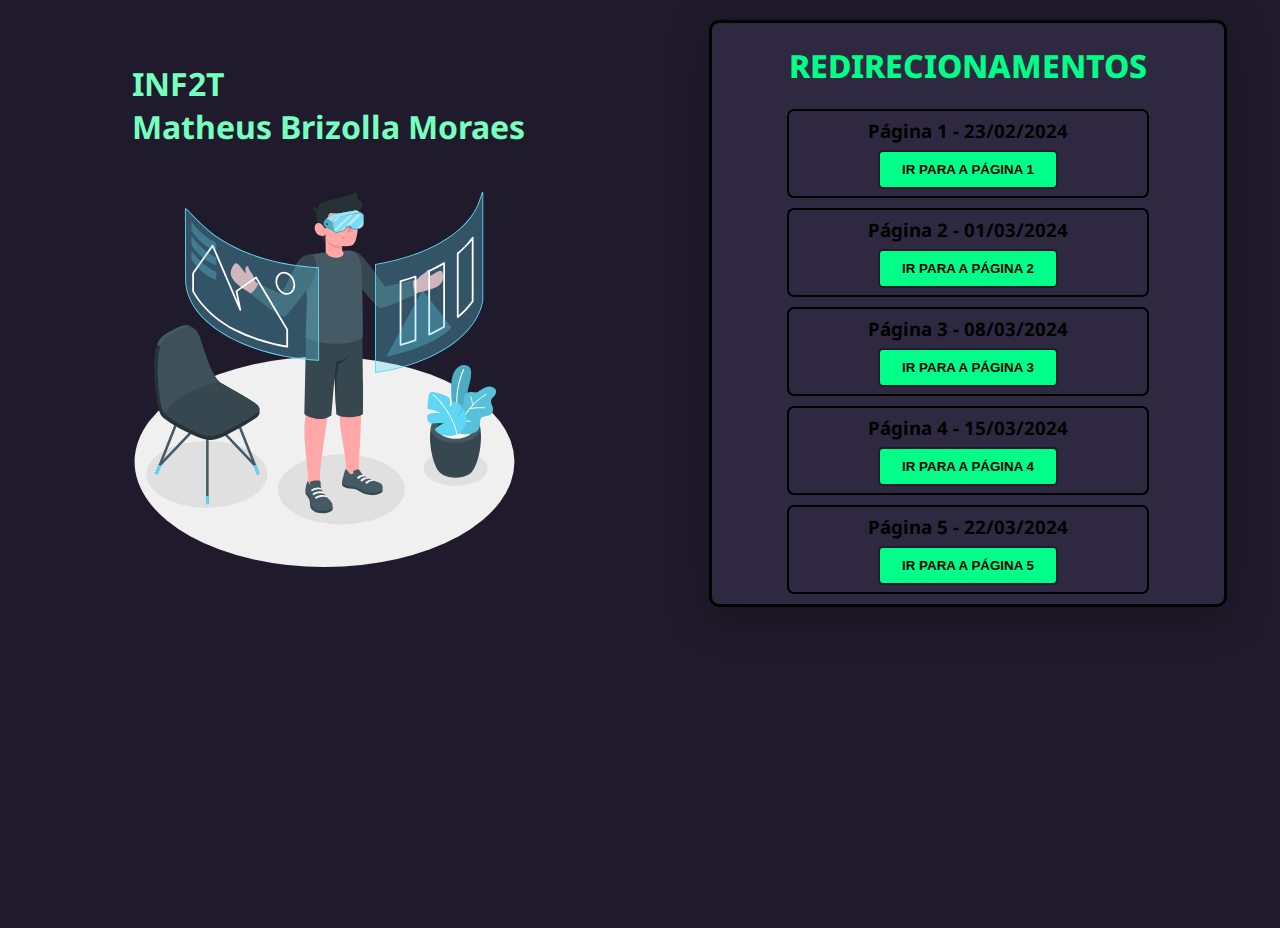
<file: index.html>
<!DOCTYPE html>
<html lang="pt-br">
    <head>
        <meta charset="UTF-8">
        <meta name="viewport" content="width=device-width, initial-scale=1.0">
        <link rel="stylesheet" type="text/css" href="style.css">
        <script type="text/javascript" src="script.js"></script>
        <title>Matheus Moraes | INF2T</title>
        <script></script>
    </head>
    <body>
        <main id="container">
            <div id="left">
                <h1> INF2T<br>Matheus Brizolla Moraes</h1>
                <img src="customs/virtual-reality-not-css.svg" alt="animação">
            </div>
            <div id="right">
                <div id="card">
                    <h1>REDIRECIONAMENTOS</h1>
                    <div class="redirect">
                        <h3>Página 1 - 23/02/2024</h3>
                        <button class="btn" onclick="redirect1()">Ir para a página 1</button>
                    </div>
                    <div class="redirect">
                        <h3>Página 2 - 01/03/2024</h3>
                        <button class="btn" onclick="redirect2()">Ir para a página 2</button>
                    </div>
                    <div class="redirect">
                        <h3>Página 3 - 08/03/2024</h3>
                        <button class="btn" onclick="redirect3()">Ir para a página 3</button>
                    </div>
                    <div class="redirect">
                        <h3>Página 4 - 15/03/2024</h3>
                        <button class="btn" onclick="redirect4()">Ir para a página 4</button>
                    </div>
                    <div class="redirect">
                        <h3>Página 5 - 22/03/2024</h3>
                        <button class="btn" onclick="redirect5()">Ir para a página 5</button>
                    </div>
                </div>
            </div>
        </main>
    </body>
</html>
</file>
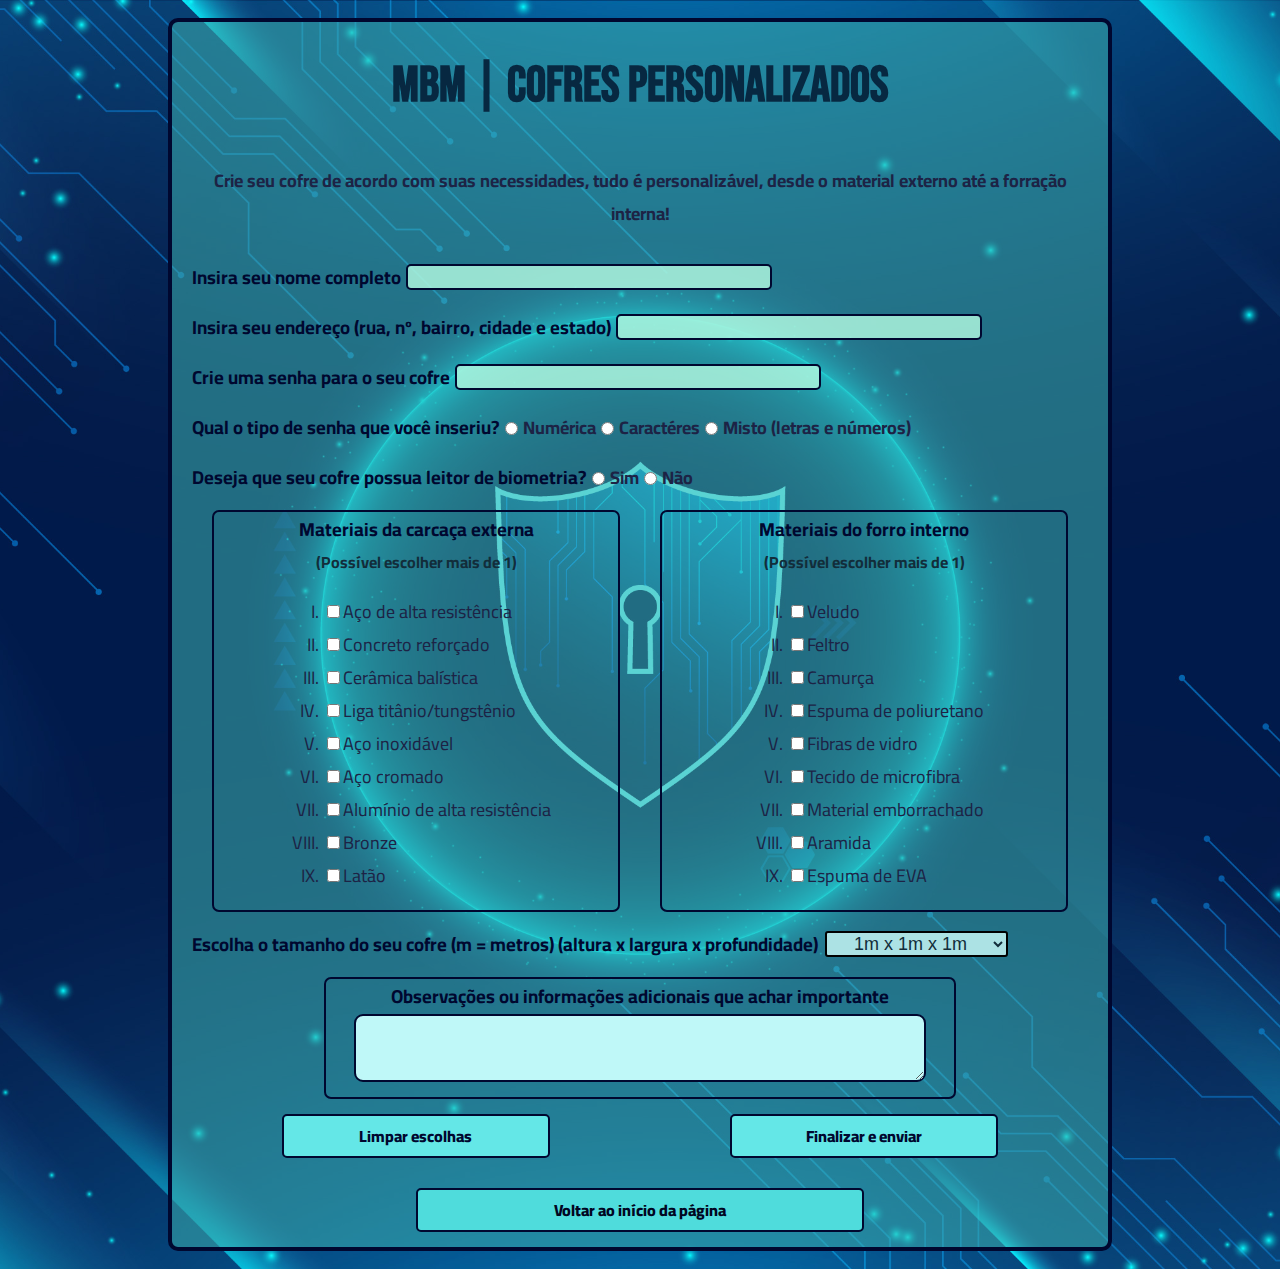
<file: views/01.03.2024/index.html>
<!DOCTYPE html>
<html lang="pt-br">
    <head>
        <meta charset="UTF-8">
        <meta name="viewport" content="width=device-width, initial-scale=1.0">
        <link rel="stylesheet" type="text/css" href="style.css">
        <script src="script.js"></script>
        <title> MBM | Crie seu cofre personalizado</title>
    </head>
    <body>
        <main id="container">
            <div class="title1_div">
                <h1 id="title1"> MBM | Cofres Personalizados</h1>
            </div>
            <div class="title1_div">
                <h2 id="lab">Crie seu cofre de acordo com suas necessidades, tudo é personalizável, desde o material externo até a forração interna!</h2>
            </div>
            <div class="form_div">
                <form id="data_form" method="post">
                    <div class="div_input">
                        <h3>Insira seu nome completo</h3>
                        <input type="text" id="name_input" class="input_text">
                    </div>
                    <div class="div_input">
                        <h3>Insira seu endereço (rua, nº, bairro, cidade e estado)</h3>
                        <input type="text" id="adress_input" class="input_text">
                    </div>
                    <div class="div_input">
                        <h3>Crie uma senha para o seu cofre</h3>
                        <input type="password" id="pass_input" class="input_text">
                    </div>
                    <div class="div_input">
                        <h3>Qual o tipo de senha que você inseriu?</h3>
                        <input type="radio" name="pass_type" id="pass_type">
                        <h3 class="radio_options">Numérica</h3>
                        <input type="radio" name="pass_type" id="pass_type">
                        <h3 class="radio_options">Caractéres</h3>
                        <input type="radio" name="pass_type" id="pass_type">
                        <h3 class="radio_options">Misto (letras e números)</h3>
                    </div>
                    <div class="div_input">
                        <h3>Deseja que seu cofre possua leitor de biometria?</h3>
                        <input type="radio" name="biometria" id="biometria" class="input_radio">
                        <h3 class="radio_options">Sim</h3>
                        <input type="radio" name="biometria" id="biometria" class="input_radio"> 
                        <h3 class="radio_options">Não</h3>
                    </div>
                    <div class="div_column_input">
                        <div class="div_input2"> 
                            <h3>Materiais da carcaça externa</h3>
                            <h5>(Possível escolher mais de 1)</h5>
                            <ol type="I" class="radio_options">
                                <li><input type="checkbox" name="ext" id="ext">Aço de alta resistência</li>
                                <li><input type="checkbox" name="ext" id="ext">Concreto reforçado</li>
                                <li><input type="checkbox" name="ext" id="ext">Cerâmica balística</li>
                                <li><input type="checkbox" name="ext" id="ext">Liga titânio/tungstênio</li>
                                <li><input type="checkbox" name="ext" id="ext">Aço inoxidável</li>
                                <li><input type="checkbox" name="ext" id="ext">Aço cromado</li>
                                <li><input type="checkbox" name="ext" id="ext">Alumínio de alta resistência</li>
                                <li><input type="checkbox" name="ext" id="ext">Bronze</li>
                                <li><input type="checkbox" name="ext" id="ext">Latão</li>
                            </ol>
                        </div>
                        <div class="div_input2">
                            <h3>Materiais do forro interno</h3>
                            <h5>(Possível escolher mais de 1)</h5>
                            <ol type="I" class="radio_options">
                                <li><input type="checkbox" name="int" id="int">Veludo</li>
                                <li><input type="checkbox" name="int" id="int">Feltro</li>
                                <li><input type="checkbox" name="int" id="int">Camurça</li>
                                <li><input type="checkbox" name="int" id="int">Espuma de poliuretano</li>
                                <li><input type="checkbox" name="int" id="int">Fibras de vidro</li>
                                <li><input type="checkbox" name="int" id="int">Tecido de microfibra</li>
                                <li><input type="checkbox" name="int" id="int">Material emborrachado</li>
                                <li><input type="checkbox" name="int" id="int">Aramida</li>
                                <li><input type="checkbox" name="int" id="int">Espuma de EVA</li>
                            </ol>
                        </div>
                    </div>
                    <div class="div_input">
                        <h3>Escolha o tamanho do seu cofre (m = metros) (altura x largura x profundidade)</h3>
                        <select>
                            <option>1m x 1m x 1m</option>
                            <option>0.4m x 1m x 0.7m</option>
                            <option>1.7m x 2m x 2m</option>
                            <option>0.8m x 1.2m x 0.8m</option>
                            <option>1m x 1m x 2m</option>
                            <option>1.8m x 1.5m x 2.6m</option>
                            <option>0.8m x 1m x 3m</option>
                            <option>1.5m x 1m 2.5m</option>
                        </select>
                    </div>
                    <div class="div_column_input">
                        <div class="div_input3">
                            <h3>Observações ou informações adicionais que achar importante</h3>
                            <textarea></textarea>
                        </div>
                    </div>
                    <div class="div_column_input">
                        <input type="reset" value="Limpar escolhas" class="button">
                        <input type="submit" value="Finalizar e enviar" class="button" onclick="end()">
                    </div>
                </form>
            </div>        
            <div  class="div_column_input">
                <button id="scroll_to_top" onclick="scroll_to_top()" class="button2">Voltar ao início da página</button>
            </div>
        </main>
    </body>
</html>
</file>
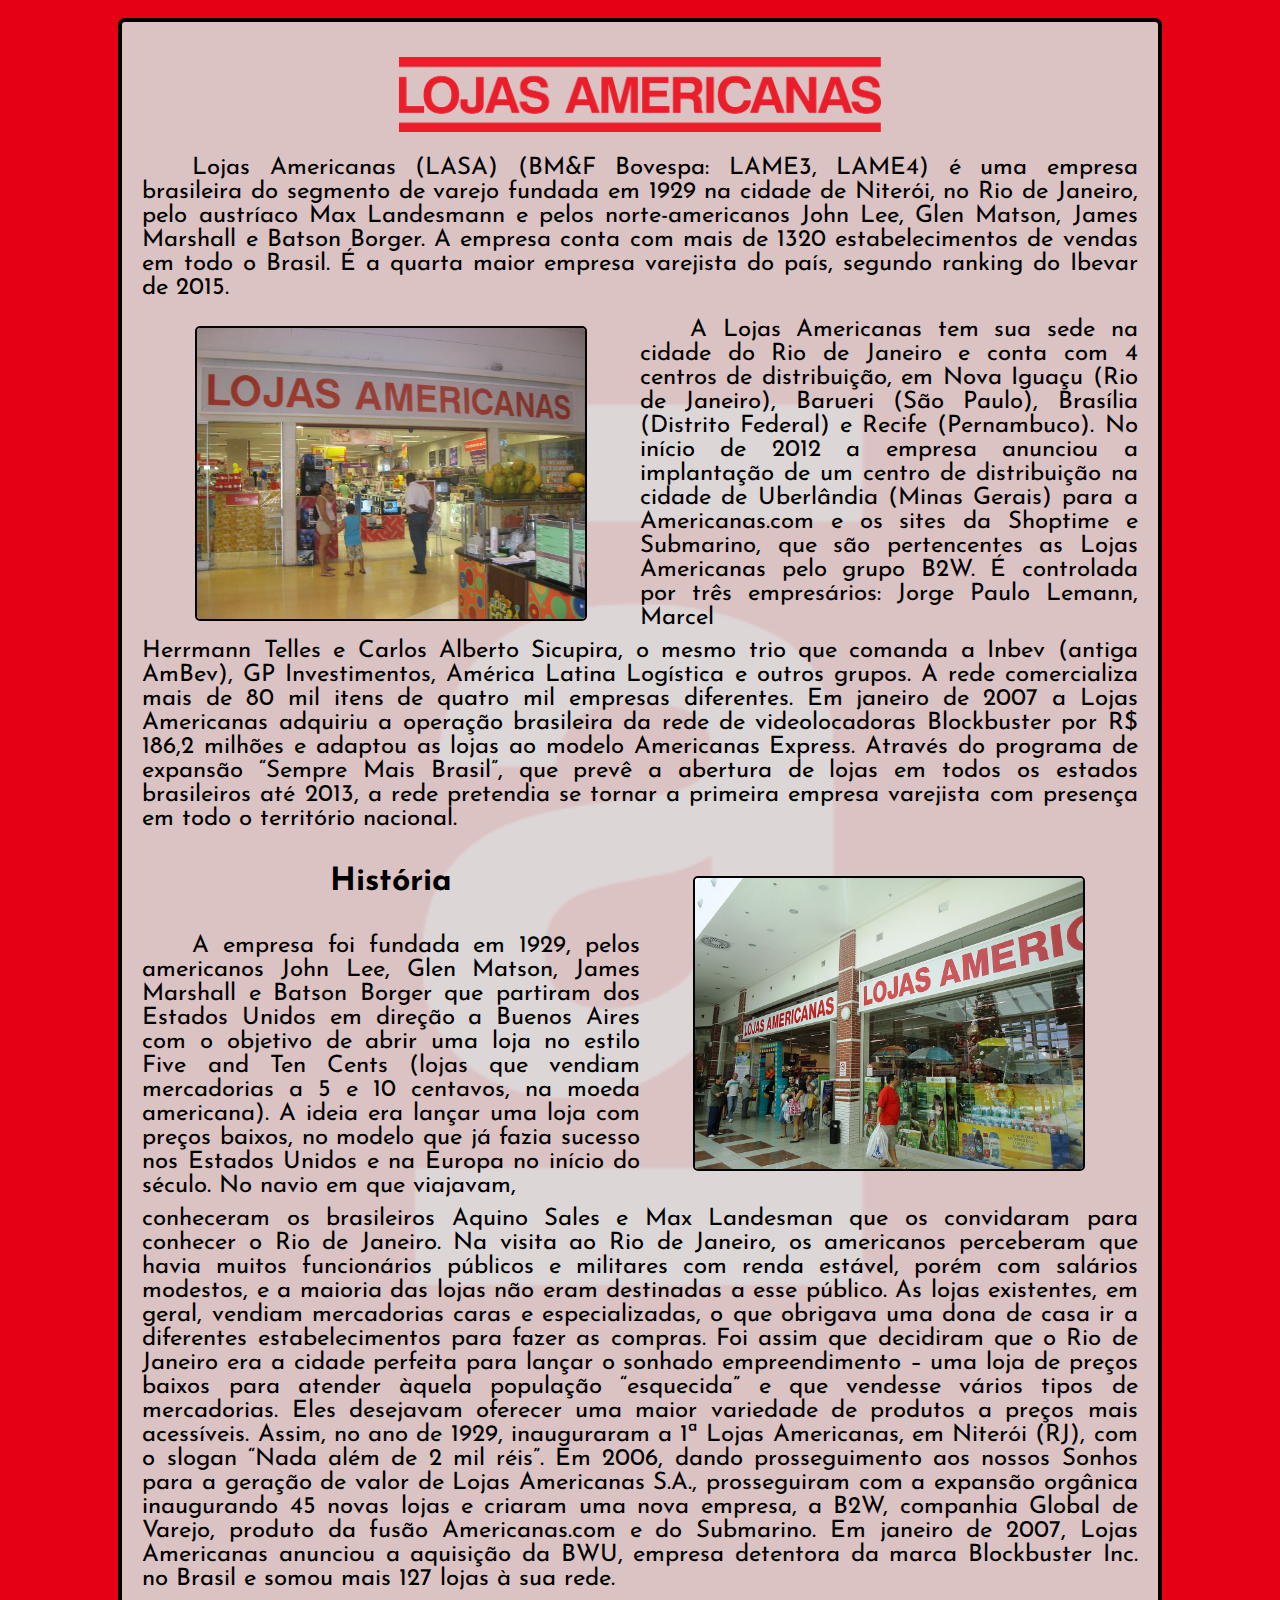
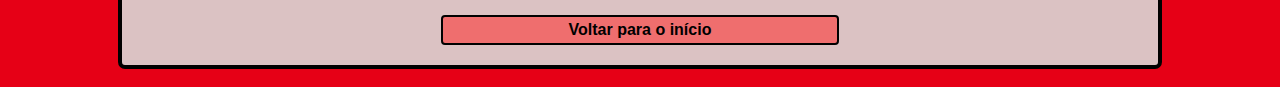
<file: views/08.03.2024/index.html>
<!DOCTYPE html>
<html lang="pt-br">
    <head>
        <meta charset="UTF-8">
        <meta name="viewport" content="width=device-width, initial-scale=1.0">
        <link rel="stylesheet" type="text/css" href="css/estilo.css">
        <script src="script.js"></script>
        <title>Conheça um pouco mais sobre nós</title>
    </head>
    <body>
        <main id="container">
            <div class="logo_div">
                <image src="images\logo.webp" id="logo"></image>
            </div>
            <div class="text">
                <p> Lojas Americanas (LASA) (BM&F Bovespa: LAME3, LAME4) é uma empresa brasileira do segmento de varejo fundada em 1929 na cidade de Niterói, no Rio de Janeiro, pelo austríaco Max Landesmann e pelos norte-americanos John Lee, Glen Matson, James Marshall e Batson Borger. A empresa conta com mais de 1320 estabelecimentos de vendas em todo o Brasil. É a quarta maior empresa varejista do país, segundo ranking do Ibevar de 2015.</p>
            </div>
            <div class="img_text">
                <div class="img_div_1">
                    <img src="images/Lojas_Americanas1.JPG" class="img">
                </div>
                <div class="text_div_1">
                    <P> A Lojas Americanas tem sua sede na cidade do Rio de Janeiro e conta com 4 centros de distribuição, em Nova Iguaçu (Rio de Janeiro), Barueri (São Paulo), Brasília (Distrito Federal) e Recife (Pernambuco). No início de 2012 a empresa anunciou a implantação de um centro de distribuição na cidade de Uberlândia (Minas Gerais) para a Americanas.com e os sites da Shoptime e Submarino, que são pertencentes as Lojas Americanas pelo grupo B2W. É controlada por três empresários: Jorge Paulo Lemann, Marcel</P>
                </div>
            </div>
            <div class="baixo_text">
                <p>Herrmann Telles e Carlos Alberto Sicupira, o mesmo trio que comanda a Inbev (antiga AmBev), GP Investimentos, América Latina Logística e outros grupos. A rede comercializa mais de 80 mil itens de quatro mil empresas diferentes.
                        
                    Em janeiro de 2007 a Lojas Americanas adquiriu a operação brasileira da rede de videolocadoras Blockbuster por R$ 186,2 milhões e adaptou as lojas ao modelo Americanas Express.
                    
                    Através do programa de expansão “Sempre Mais Brasil”, que prevê a abertura de lojas em todos os estados brasileiros até 2013, a rede pretendia se tornar a primeira empresa varejista com presença em todo o território nacional.</p>
            </div>
            <div class="img_text">
                <div class="text_div_1">
                    <h2>História</h2>
                    <p>A empresa foi fundada em 1929, pelos americanos John Lee, Glen Matson, James Marshall e Batson Borger que partiram dos Estados Unidos em direção a Buenos Aires com o objetivo de abrir uma loja no estilo Five and Ten Cents (lojas que vendiam mercadorias a 5 e 10 centavos, na moeda americana). A ideia era lançar uma loja com preços baixos, no modelo que já fazia sucesso nos Estados Unidos e na Europa no início do século. No navio em que viajavam,</p>
                </div>
                <div class="img_div_1">
                    <img src="images/loja2.JPG" class="img">
                </div>
            </div>
            <div class="baixo_text">
                <p>conheceram os brasileiros Aquino Sales e Max Landesman que os convidaram para conhecer o Rio de Janeiro.

                Na visita ao Rio de Janeiro, os americanos perceberam que havia muitos funcionários públicos e militares com renda estável, porém com salários modestos, e a maioria das lojas não eram destinadas a esse público. As lojas existentes, em geral, vendiam mercadorias caras e especializadas, o que obrigava uma dona de casa ir a diferentes estabelecimentos para fazer as compras. Foi assim que decidiram que o Rio de Janeiro era a cidade perfeita para lançar o sonhado empreendimento – uma loja de preços baixos para atender àquela população “esquecida” e que vendesse vários tipos de mercadorias. Eles desejavam oferecer uma maior variedade de produtos a preços mais acessíveis.
                
                Assim, no ano de 1929, inauguraram a 1ª Lojas Americanas, em Niterói (RJ), com o slogan “Nada além de 2 mil réis”.
                
                Em 2006, dando prosseguimento aos nossos Sonhos para a geração de valor de Lojas Americanas S.A., prosseguiram com a expansão orgânica inaugurando 45 novas lojas e criaram uma nova empresa, a B2W, companhia Global de Varejo, produto da fusão Americanas.com e do Submarino.
                
                Em janeiro de 2007, Lojas Americanas anunciou a aquisição da BWU, empresa detentora da marca Blockbuster Inc. no Brasil e somou mais 127 lojas à sua rede.</p>
            </div>
            <div id="button_div">
                <button id="btn" onclick="scroll_top()">Voltar para o início</button>
            </div>
        </main>
    </body>
</html>
</file>
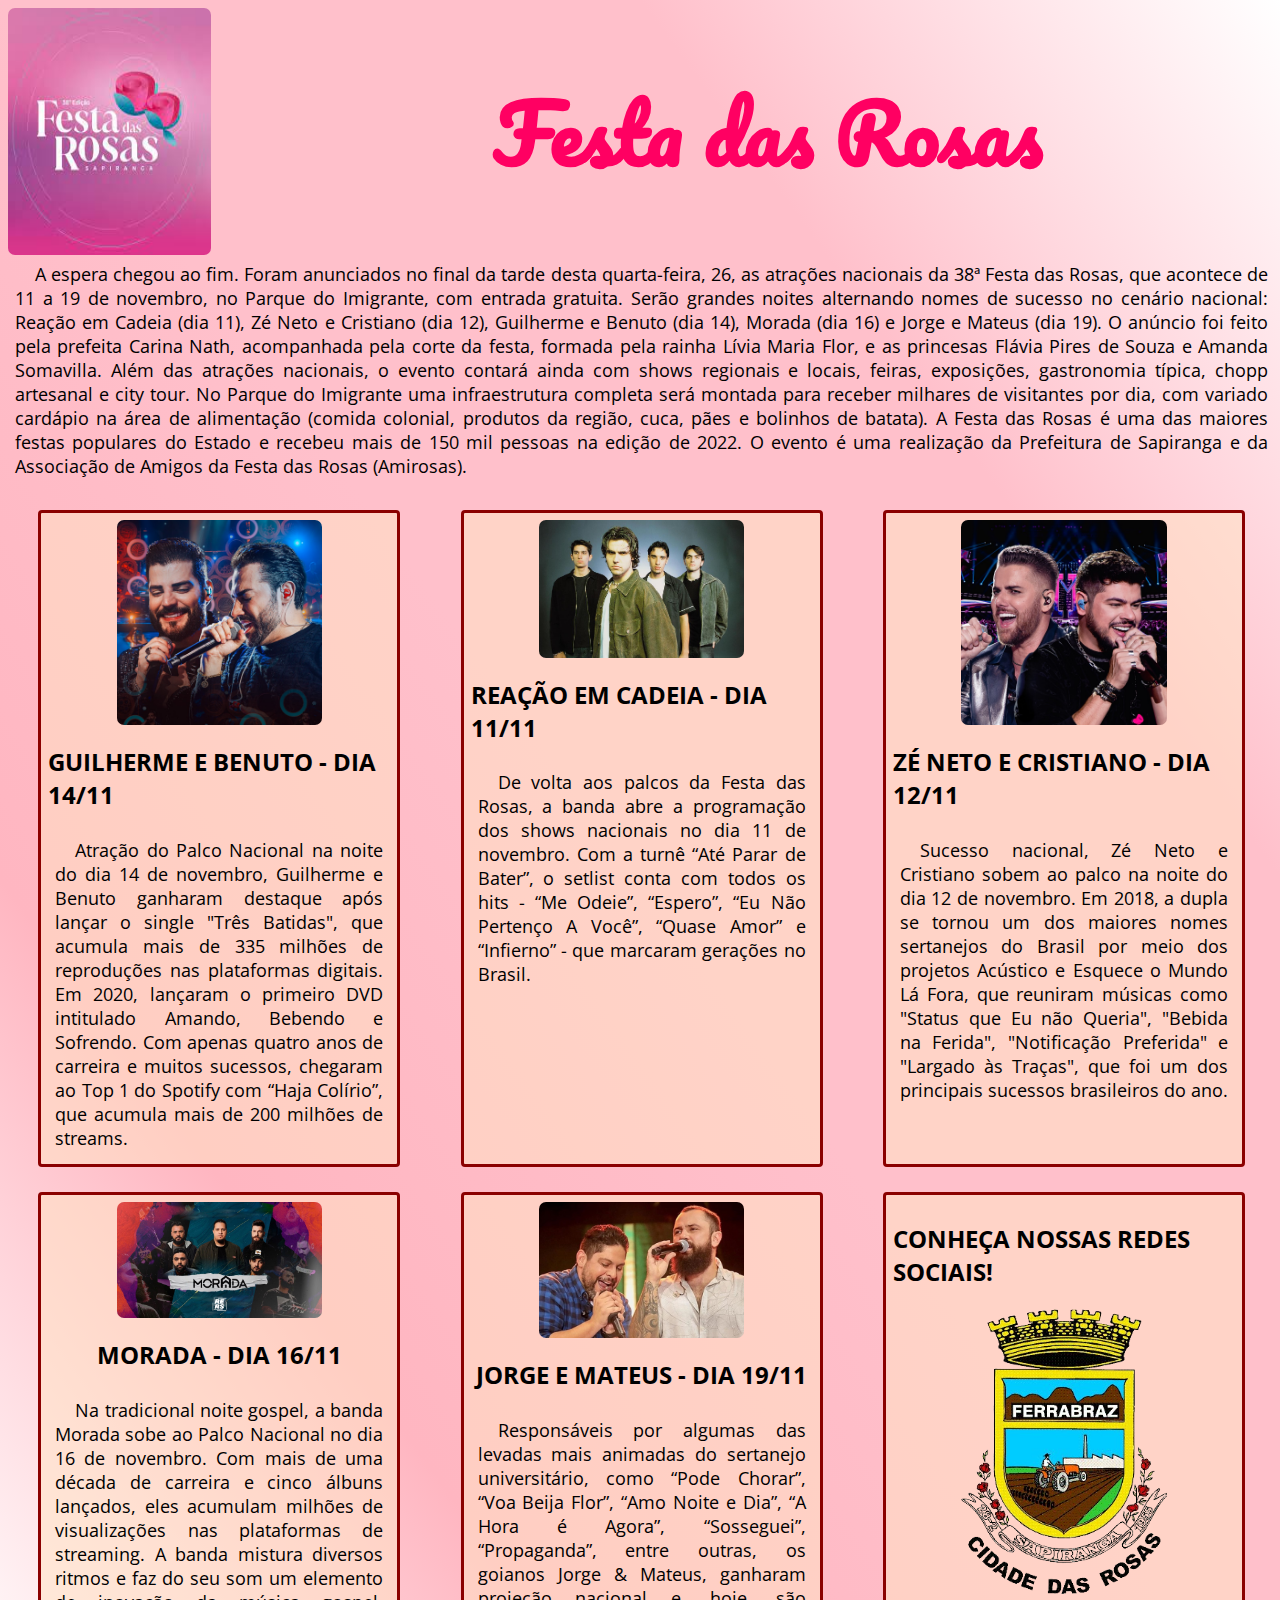
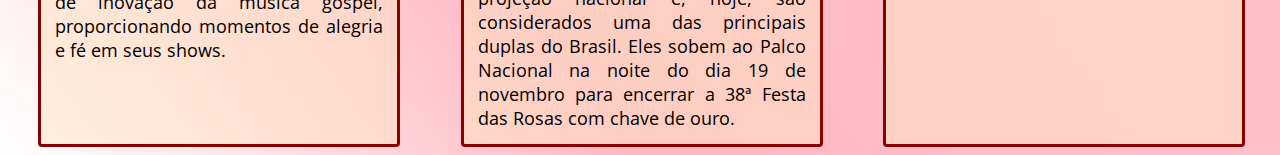
<file: views/15.03.2024/index.html>
<!DOCTYPE html>
<html lang="pt-br">
    <head>
        <meta charset="UTF-8">
        <meta name="viewport" content="width=device-width, initial-scale=1.0">
        <link rel="stylesheet" type="text/css" href="style.css">
        <title>Festa das Rosas</title>
    </head>
    <body>
        <main id="container">
            <div id="div_head">
                <div id="head_div">
                    <img src="images/download.jpeg" id="logo">
                </div>
                <div id="title1_div">
                    <h1 id="title1"> Festa das Rosas </h1>
                </div>
            </div>
            <div>
                <p>
                    A espera chegou ao fim. Foram anunciados no final da tarde desta quarta-feira, 26, as atrações nacionais da 38ª Festa das Rosas, que acontece de 11 a 19 de novembro, no Parque do Imigrante, com entrada gratuita. Serão grandes noites alternando nomes de sucesso no cenário nacional: Reação em Cadeia (dia 11), Zé Neto e Cristiano (dia 12), Guilherme e Benuto (dia 14), Morada (dia 16) e Jorge e Mateus (dia 19). O anúncio foi feito pela prefeita Carina Nath, acompanhada pela corte da festa, formada pela rainha Lívia Maria Flor, e as princesas Flávia Pires de Souza e Amanda Somavilla.

                    Além das atrações nacionais, o evento contará ainda com shows regionais e locais, feiras, exposições, gastronomia típica, chopp artesanal e city tour. No Parque do Imigrante uma infraestrutura completa será montada para receber milhares de visitantes por dia, com variado cardápio na área de alimentação (comida colonial, produtos da região, cuca, pães e bolinhos de batata).

                    A Festa das Rosas é uma das maiores festas populares do Estado e recebeu mais de 150 mil pessoas na edição de 2022. O evento é uma realização da Prefeitura de Sapiranga e da Associação de Amigos da Festa das Rosas (Amirosas).

                </p>
            </div>
            <div class="shows_home">
                <div class="show">
                    <img src="images/guilherme.jpg" class="banda_im"></img>
                    <h2 id="name_banda">GUILHERME E BENUTO - DIA 14/11</h2>
                    <p> 
                        Atração do Palco Nacional na noite do dia 14 de novembro, Guilherme e Benuto ganharam destaque após lançar o single "Três Batidas", que acumula mais de 335 milhões de reproduções nas plataformas digitais. Em 2020, lançaram o primeiro DVD intitulado Amando, Bebendo e Sofrendo. Com apenas quatro anos de carreira e muitos sucessos, chegaram ao Top 1 do Spotify com “Haja Colírio”, que acumula mais de 200 milhões de streams.
                    </p>
                </div>
                <div class="show">
                    <img src="images/reacao.jpg" class="banda_im"></img>
                    <h2 id="name_banda">REAÇÃO EM CADEIA - DIA 11/11</h2>
                    <P>
                        De volta aos palcos da Festa das Rosas, a banda abre a programação dos shows nacionais no dia 11 de novembro. Com a turnê “Até Parar de Bater”, o setlist conta com todos os hits - “Me Odeie”, “Espero”, “Eu Não Pertenço A Você”, “Quase Amor” e “Infierno” - que marcaram gerações no Brasil.
                    </P>
                </div>
                <div class="show">
                    <img src="images/zeneto.jpg" class="banda_im"></img>
                    <h2 id="name_banda">ZÉ NETO E CRISTIANO - DIA 12/11</h2>
                    <P>
                        Sucesso nacional, Zé Neto e Cristiano sobem ao palco na noite do dia 12 de novembro. Em 2018, a dupla se tornou um dos maiores nomes sertanejos do Brasil por meio dos projetos Acústico e Esquece o Mundo Lá Fora, que reuniram músicas como "Status que Eu não Queria", "Bebida na Ferida", "Notificação Preferida" e "Largado às Traças", que foi um dos principais sucessos brasileiros do ano.
                    </P>
                </div>
            </div>
            <div class="shows_home">
                <div class="show">
                    <img src="images/morada.jpg" class="banda_im"></img>
                    <h2 id="name_banda">MORADA - DIA 16/11</h2>
                    <p>
                        Na tradicional noite gospel, a banda Morada sobe ao Palco Nacional no dia 16 de novembro. Com mais de uma década de carreira e cinco álbuns lançados, eles acumulam milhões de visualizações nas plataformas de streaming. A banda mistura diversos ritmos e faz do seu som um elemento de inovação da música gospel, proporcionando momentos de alegria e fé em seus shows.
                    </p>
                </div>
                <div class="show">
                    <img src="images/jorgeemateus.jpg" class="banda_im"></img>
                    <h2 id="name_banda">JORGE E MATEUS - DIA 19/11</h2>
                    <p>
                        Responsáveis por algumas das levadas mais animadas do sertanejo universitário, como “Pode Chorar”, “Voa Beija Flor”, “Amo Noite e Dia”, “A Hora é Agora”, “Sosseguei”, “Propaganda”, entre outras, os goianos Jorge & Mateus, ganharam projeção nacional e, hoje, são considerados uma das principais duplas do Brasil. Eles sobem ao Palco Nacional na noite do dia 19 de novembro para encerrar a 38ª Festa das Rosas com chave de ouro.
                    </p>
                </div>
                <div class="show" id="hover1">
                    <h2 id="name_banda">CONHEÇA NOSSAS REDES SOCIAIS!</h2>
                    <div class="overlay">
                        <a class="anc" href="https://www.instagram.com/afestadasrosas?igsh=eWswcWV0bTRzaXgz"><img src="images/criativo-65946738a901dMDIvMDEvMjAyNCAxNmg0Mg__-removebg-preview.png" class="logo_insta"></a>
                        <a class="anc" href="https://www.festadasrosas.net.br/?fbclid=PAAaZaf9FNIaj-pUyNsTLJBv5dhGIWLH7ulNV2PXudz5s10MMQN7vTOJnamB0">Visite o site oficial da Festa das Rosas</a>
                    </div>
                    <img class="banda_im" src="images/Coat_of_arms_of_Sapiranga_RS-removebg-preview.png">
                </div>
            </div>
        </main>
    </body>
</html>
</file>
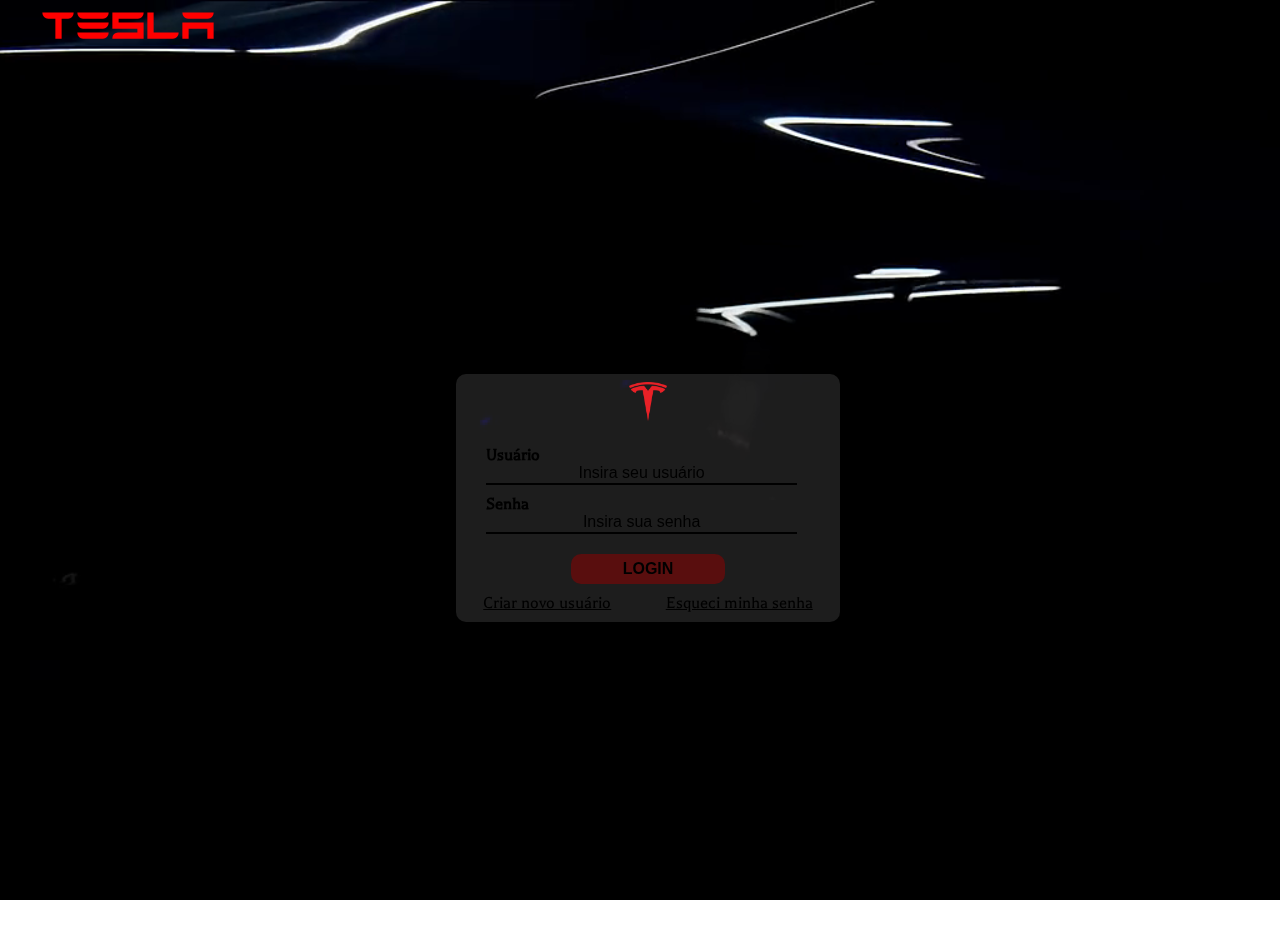
<file: views/22.03.2024/index.html>
<!DOCTYPE html>
<html lang="pt-br">
    <head>
        <meta charset="UTF-8">
        <meta name="viewport" content="width=device-width, initial-scale=1.0">
        <link rel="icon" href="images/tesla_icon.png">
        <link rel="stylesheet" type="text/css" href="style.css">
        <script src="script.js"></script>
        <title>LOGIN | Tesla</title>
        <div class="tesla">
            <h1 class="tesla1">TESLA</h1>
        </div>
    </head>
    <body>
        <video playsinline="playsinline" autoplay="autoplay" muted="muted" loop="loop">
            <source src="customs/Introducing Model Y.mp4" type="video/mp4">
        </video>
        <main id="container">
            <div class="form_div">
                <img src="images/tesla_icon.png" class="img1">
                <form class="data_log" method="post" id="form_log">
                    <p>Usuário</p>
                    <input type="text" class="input-line" id="userx" placeholder="Insira seu usuário">
                    <p>Senha</p>
                    <input type="password" class="input-line"S id="passx" placeholder="Insira sua senha">
                    <div class="btn_div">
                        <input type="submit" value="LOGIN" class="btn_log">
                    </div>
                </form>
                <div class="anc">
                    <a href="views/create_log/create_log.html">Criar novo usuário</a>
                    <a href="views/forgot_pass/forgot_pass.html">Esqueci minha senha</a>
                </div>
            </div>
        </main>
    </body>
</html>
</file>
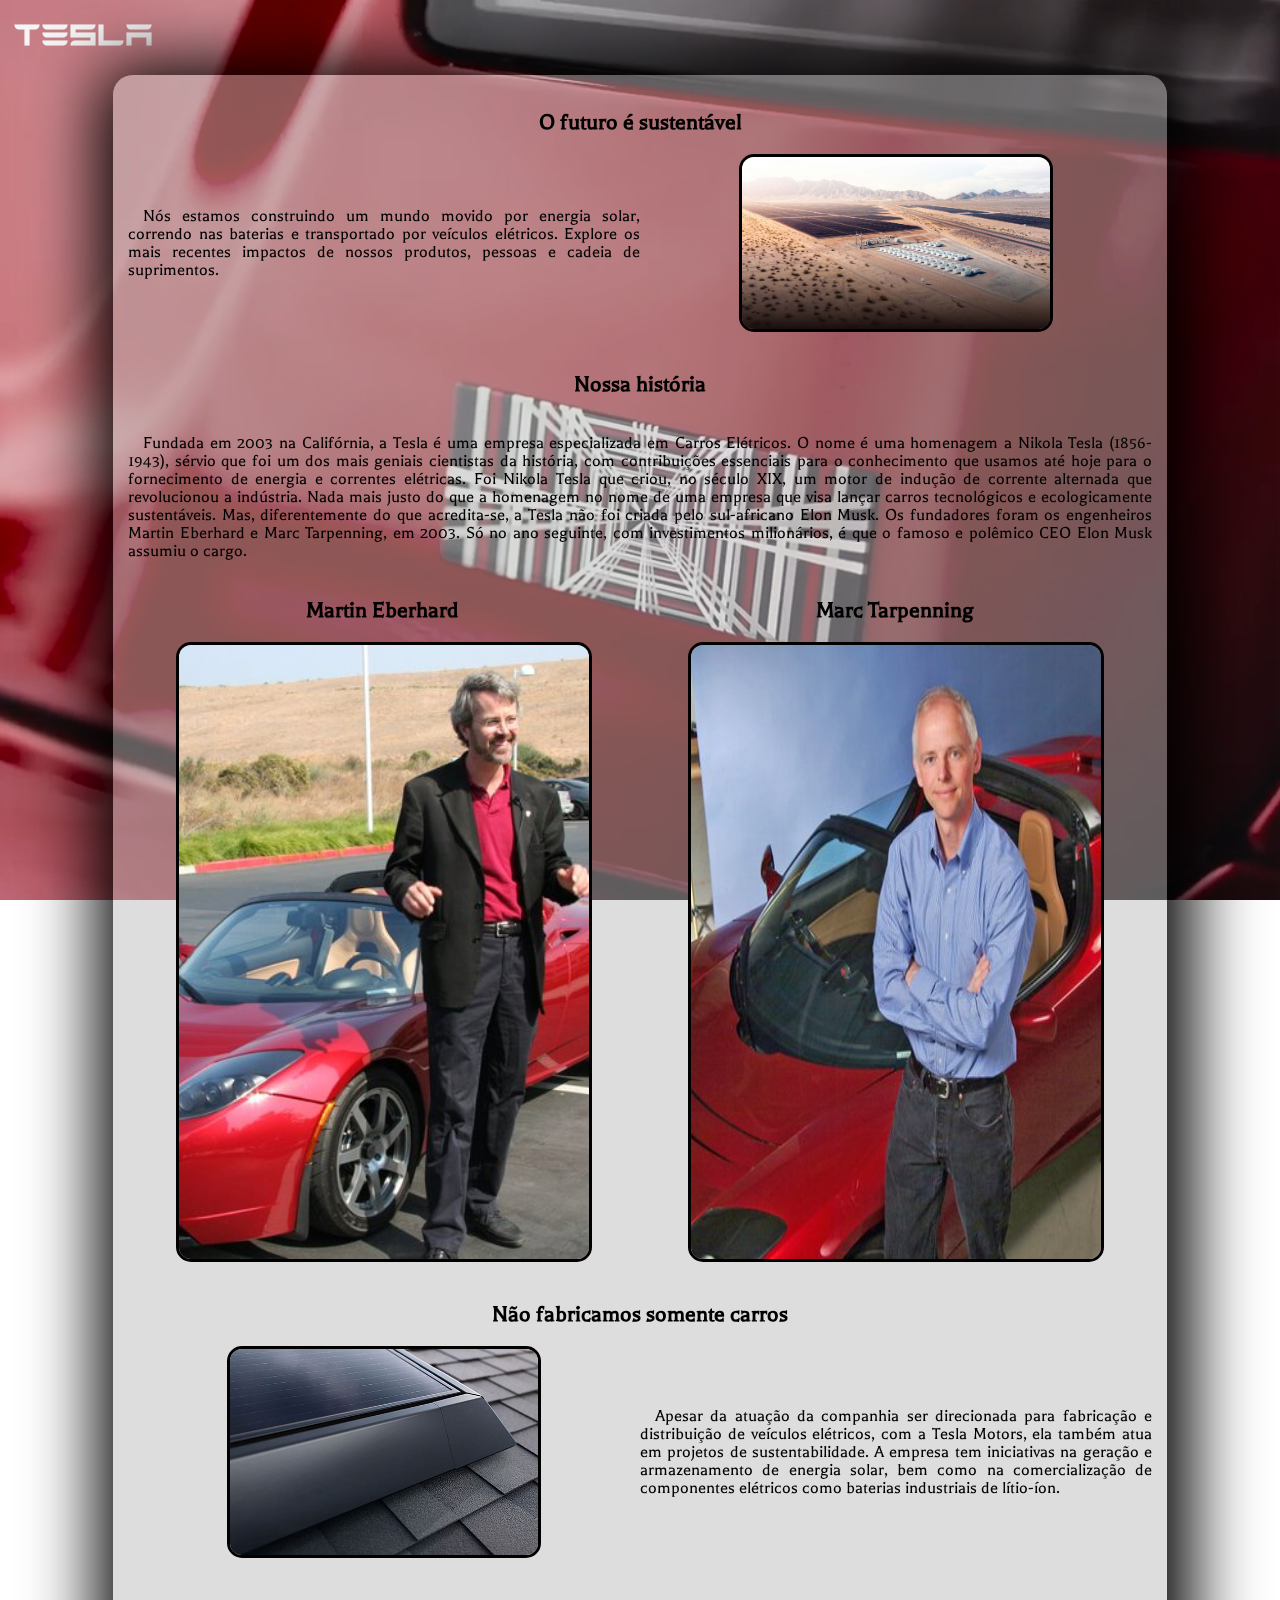
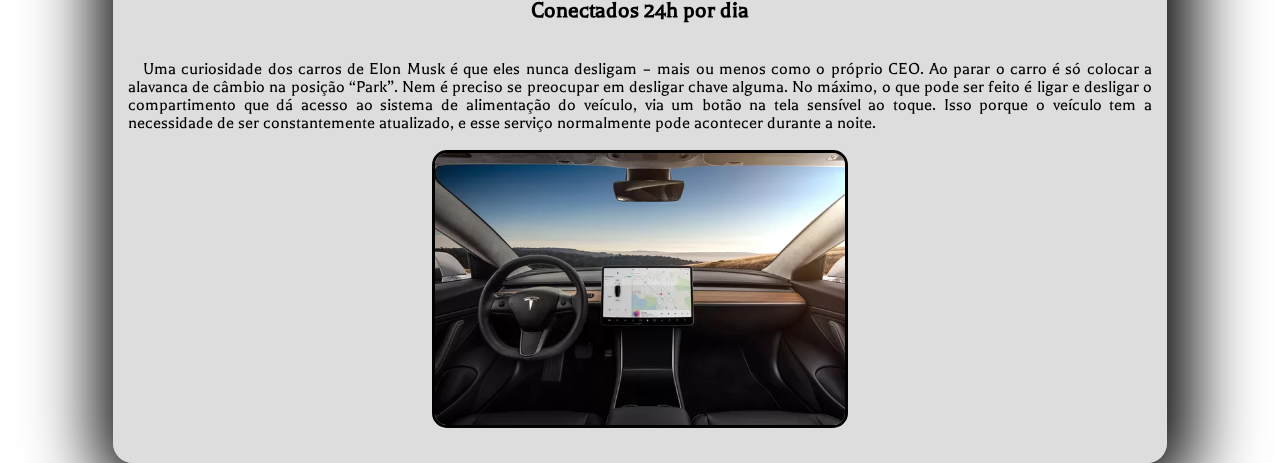
<file: views/22.03.2024/views/about/about.html>
<!DOCTYPE html>
<html lang="pt-br">
    <head>
        <meta charset="UTF-8">
        <meta name="viewport" content="width=device-width, initial-scale=1.0">
        <link rel="icon" href="../../images/tesla_icon.png">
        <link rel="stylesheet" type="text/css" href="style.css">
        <script src=""></script>
        <title>SOBRE | Tesla</title>
    </head>
    <body>
        <video playsinline="playsinline" autoplay="autoplay" muted="muted" loop="loop">
            <source src="../../customs/Introducing Ultra Red.mp4" type="video/mp4">
        </video>
        <div class="title1">
            <h1>TESLA</h1>
        </div>
        <main class="container">
            <div class="content">
                <div class="title2">
                    <h2> O futuro é sustentável</h2>
                    <div class="content2">
                        <div class="text">
                            <p>Nós estamos construindo um mundo movido por energia solar, correndo nas baterias e transportado por veículos elétricos. Explore os mais recentes impactos de nossos produtos, pessoas e cadeia de suprimentos.</p>
                        </div>
                        <div class="img_div">
                            <img class="img1" src="../../images/About-Us-Power-Hero-Desktop-Global.avif">
                        </div>
                    </div>
                </div>
                <div class="title2">
                    <h2>Nossa história</h2>
                    <div class="text2">
                        <p>Fundada em 2003 na Califórnia, a Tesla é uma empresa especializada em Carros Elétricos. O nome é uma homenagem a Nikola Tesla (1856-1943), sérvio que foi um dos mais geniais cientistas da história, com contribuições essenciais para o conhecimento que usamos até hoje para o fornecimento de energia e correntes elétricas. Foi Nikola Tesla que criou, no século XIX, um motor de indução de corrente alternada que revolucionou a indústria. Nada mais justo do que a homenagem no nome de uma empresa que visa lançar carros tecnológicos e ecologicamente sustentáveis. Mas, diferentemente do que acredita-se, a Tesla não foi criada pelo sul-africano Elon Musk. Os fundadores foram os engenheiros Martin Eberhard e Marc Tarpenning, em 2003. Só no ano seguinte, com investimentos milionários, é que o famoso e polêmico CEO Elon Musk assumiu o cargo. </p>
                    </div>
                    <div class="img2">
                        <h2>Martin Eberhard</h2>
                        <h2>Marc Tarpenning</h2>
                    </div>
                    <div class="img2">
                        <img class="img2_2" src="../../images/martineberhard_320xx1445-2168-94-0.jpg">
                        <img class="img2_2" src="../../images/2007-03-27_101207_400x400.jpeg">
                    </div>
                </div>
                <div class="title2">
                    <h2>Não fabricamos somente carros</h2>
                    <div class="content2">
                        <div class="img_div">
                            <img src="../../images/solar-panel-closeup.jpg" class="img1">
                        </div>
                        <div class="text">
                            <p>Apesar da atuação da companhia ser direcionada para fabricação e distribuição de veículos elétricos, com a Tesla Motors, ela também atua em projetos de sustentabilidade. A empresa tem iniciativas na geração e armazenamento de energia solar, bem como na comercialização de componentes elétricos como baterias industriais de lítio-íon.</p>
                        </div>
                    </div>
                </div>
                <div class="title2">
                    <h2>Conectados 24h por dia</h2>
                    <p>Uma curiosidade dos carros de Elon Musk é que eles nunca desligam – mais ou menos como o próprio CEO.  Ao parar o carro é só colocar a alavanca de câmbio na posição “Park”. Nem é preciso se preocupar em desligar chave alguma. No máximo, o que pode ser feito é ligar e desligar o compartimento que dá acesso ao sistema de alimentação do veículo, via um botão na tela sensível ao toque. Isso porque o veículo tem a necessidade de ser constantemente atualizado, e esse serviço normalmente pode acontecer durante a noite.</p>
                    <div class="img3_div">
                        <img class="img3" src="../../images/model-3-interior-dashboard---head-on.webp">
                    </div>
                </div>
            </div>
        </main>
    </body>
</html>
</file>
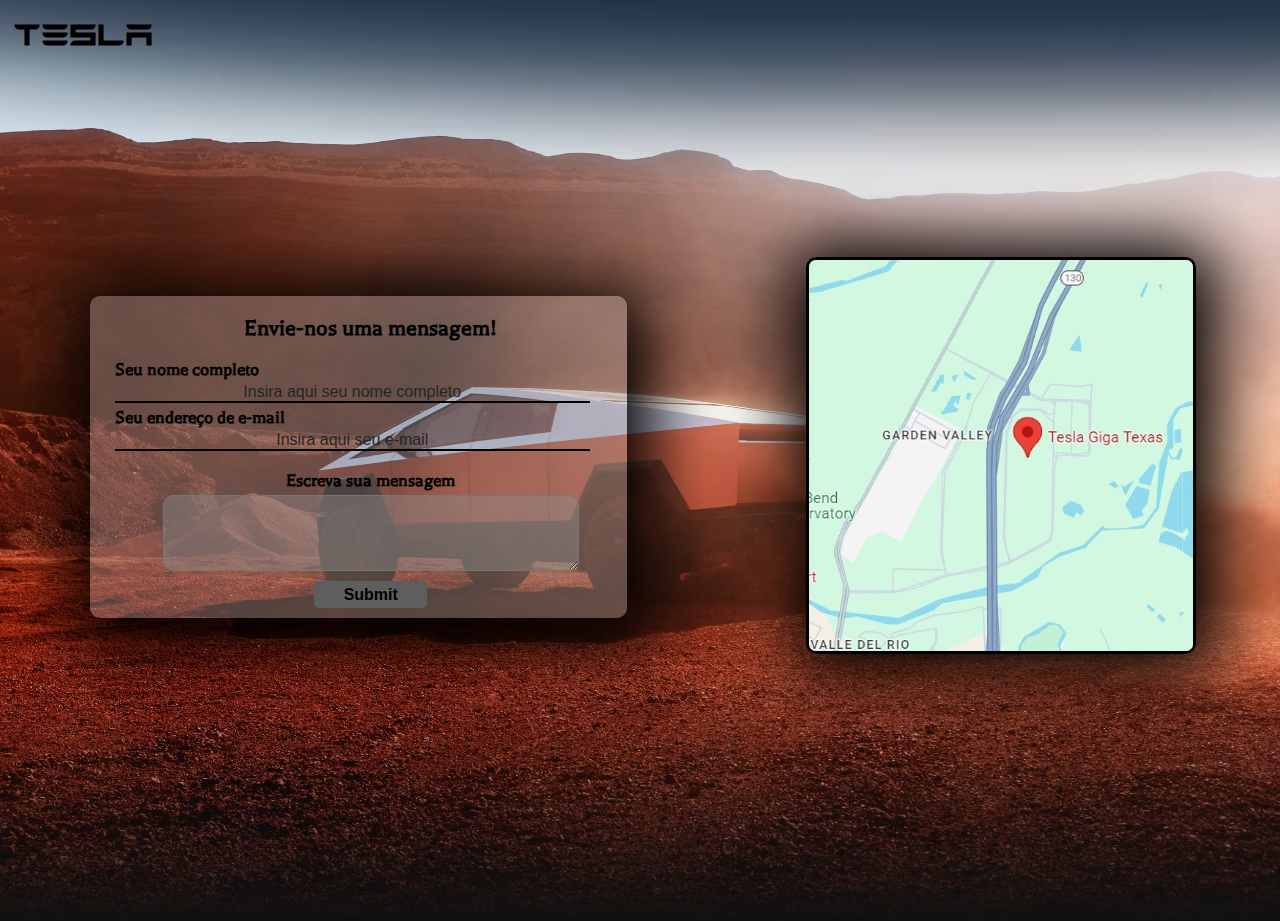
<file: views/22.03.2024/views/contact/contact.html>
<!DOCTYPE html>
<html lang="pt-br">
    <head>
        <meta charset="UTF-8">
        <meta name="viewport" content="width=device-width, initial-scale=1.0">
        <link rel="icon" href="../../images/tesla_icon.png">
        <link rel="stylesheet" type="text/css" href="style.css">
        <script src="script.js"></script>
        <title>CONTATE-NOS | TESLA</title>
    </head>
    <body>
        <main class="container">
            <div class="tesla1">
                <h1 id="tesla2">TESLA</h1>
            </div>
            <div class="content">
                <div class="form_div">
                    <h2>Envie-nos uma mensagem!</h2>
                    <form method="post" id="form_msg">
                        <h3> Seu nome completo</h3>
                        <input type="text" placeholder="Insira aqui seu nome completo" class="inputs" id="nome">
                        <h3>Seu endereço de e-mail</h3>
                        <input type="text" placeholder="Insira aqui seu e-mail" class="inputs" id="email">
                        <div class="textarea_div">
                            <h3>Escreva sua mensagem</h3>
                            <textarea id="textarea"></textarea>
                        </div>
                        <div class="submit_div">
                            <input type="submit" class="submit" onclick="end()">
                        </div>
                    </form>
                </div>
                <div class="map_div">
                    <a href="https://maps.app.goo.gl/944VjMXC3Xr1zBW2A"><img src="../../images/map.jpg" ></a>
                </div>
            </div>
        </main>
    </body>
</html>
</file>
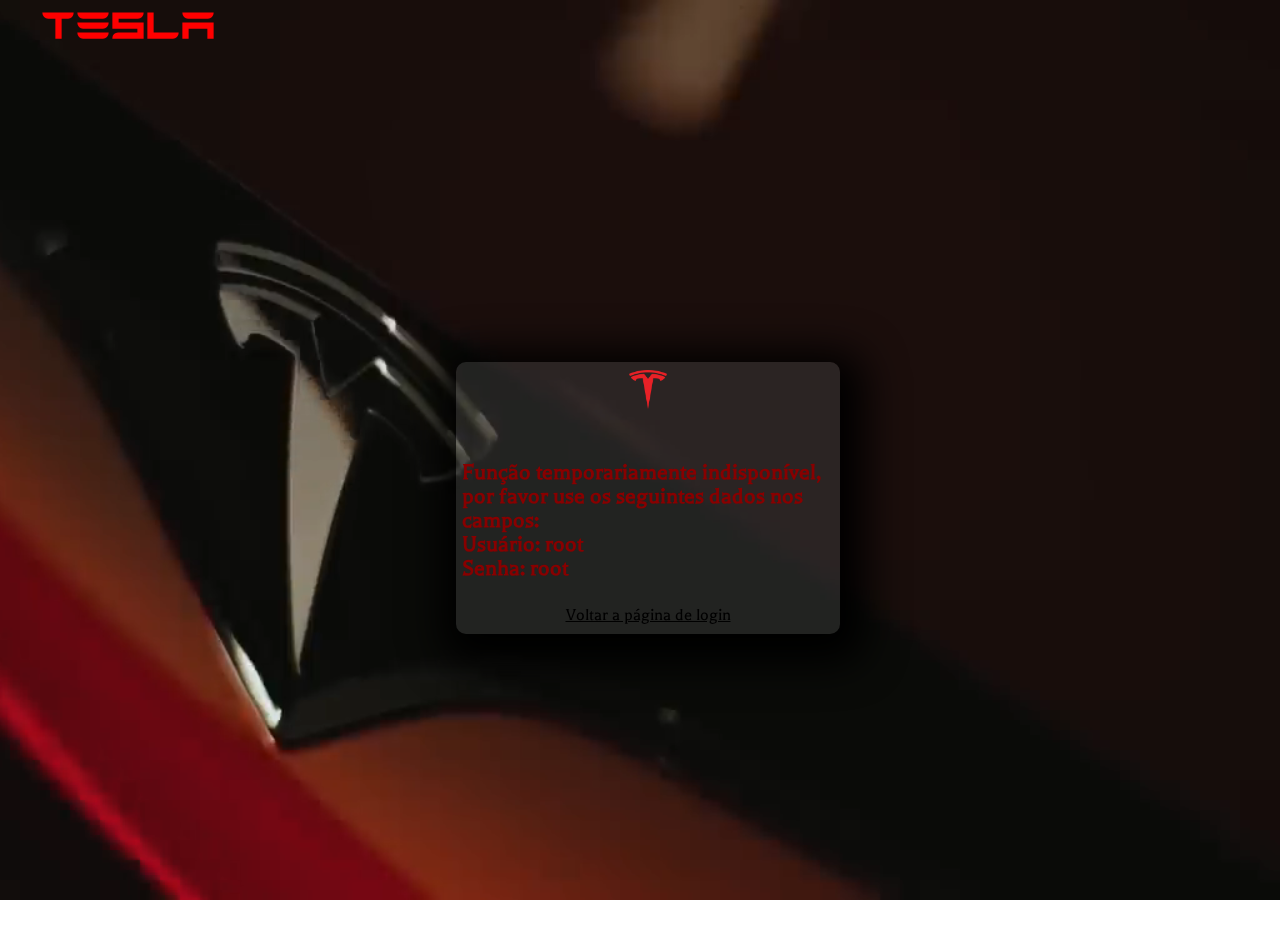
<file: views/22.03.2024/views/create_log/create_log.html>
<!DOCTYPE html>
<html lang="pt-br">
    <head>
        <meta charset="UTF-8">
        <meta name="viewport" content="width=device-width, initial-scale=1.0">
        <link rel="icon" href="../../images/tesla_icon.png">
        <link rel="stylesheet" type="text/css" href="style.css">
        <title>CREATE NEW USER | Tesla</title>
        <div class="tesla">
            <h1 class="tesla1">TESLA</h1>
        </div>
    </head>
    <body>
        <video playsinline="playsinline" autoplay="autoplay" muted="muted" loop="loop">
            <source src="../../customs/Model S and Model X Plaid Arrive in Europe.mp4" type="video/mp4">
        </video>
        <main id="container">
            <div class="form_div">
                <img src="../../images/tesla_icon.png" class="img1">
                <div class="text">
                    <h2>Função temporariamente indisponível, por favor use os seguintes dados nos campos:<br>Usuário: root<br>Senha: root</h2>
                </div>
                <div class="anc">
                    <a href="../../index.html">Voltar a página de login</a>
                </div>
            </div>
        </main>
    </body>
</html>
</file>
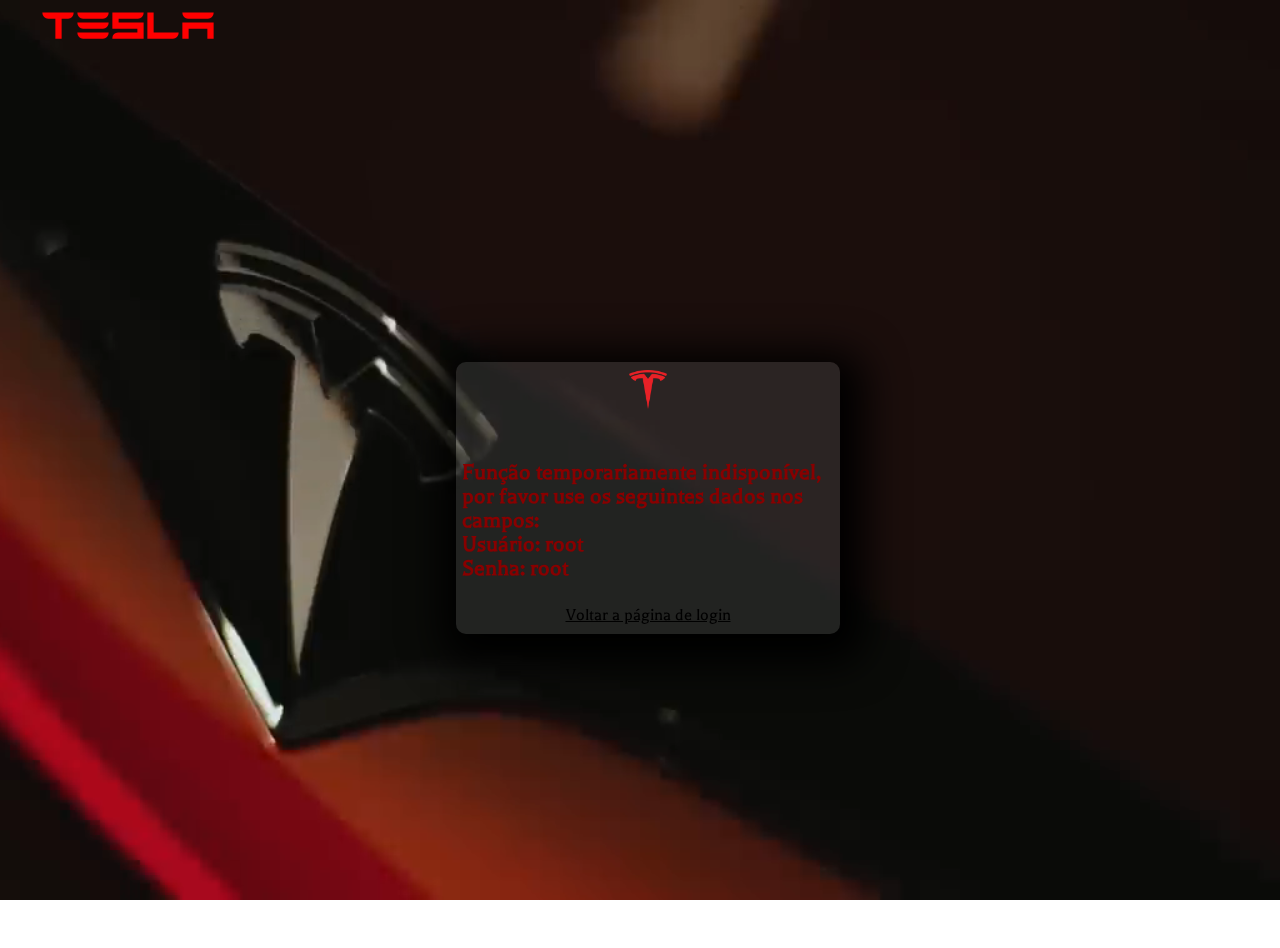
<file: views/22.03.2024/views/forgot_pass/forgot_pass.html>
<!DOCTYPE html>
<html lang="pt-br">
    <head>
        <meta charset="UTF-8">
        <meta name="viewport" content="width=device-width, initial-scale=1.0">
        <link rel="icon" href="../../images/tesla_icon.png">
        <link rel="stylesheet" type="text/css" href="style.css">
        <title>FORGOT YOUR PASSWORD | Tesla</title>
        <div class="tesla">
            <h1 class="tesla1">TESLA</h1>
        </div>
    </head>
    <body>
        <video playsinline="playsinline" autoplay="autoplay" muted="muted" loop="loop">
            <source src="../../customs/Model S and Model X Plaid Arrive in Europe.mp4" type="video/mp4">
        </video>
        <main id="container">
            <div class="form_div">
                <img src="../../images/tesla_icon.png" class="img1">
                <div class="text">
                    <h2>Função temporariamente indisponível, por favor use os seguintes dados nos campos:<br>Usuário: root<br>Senha: root</h2>
                </div>
                <div class="anc">
                    <a href="../../index.html">Voltar a página de login</a>
                </div>
            </div>
        </main>
    </body>
</html>
</file>
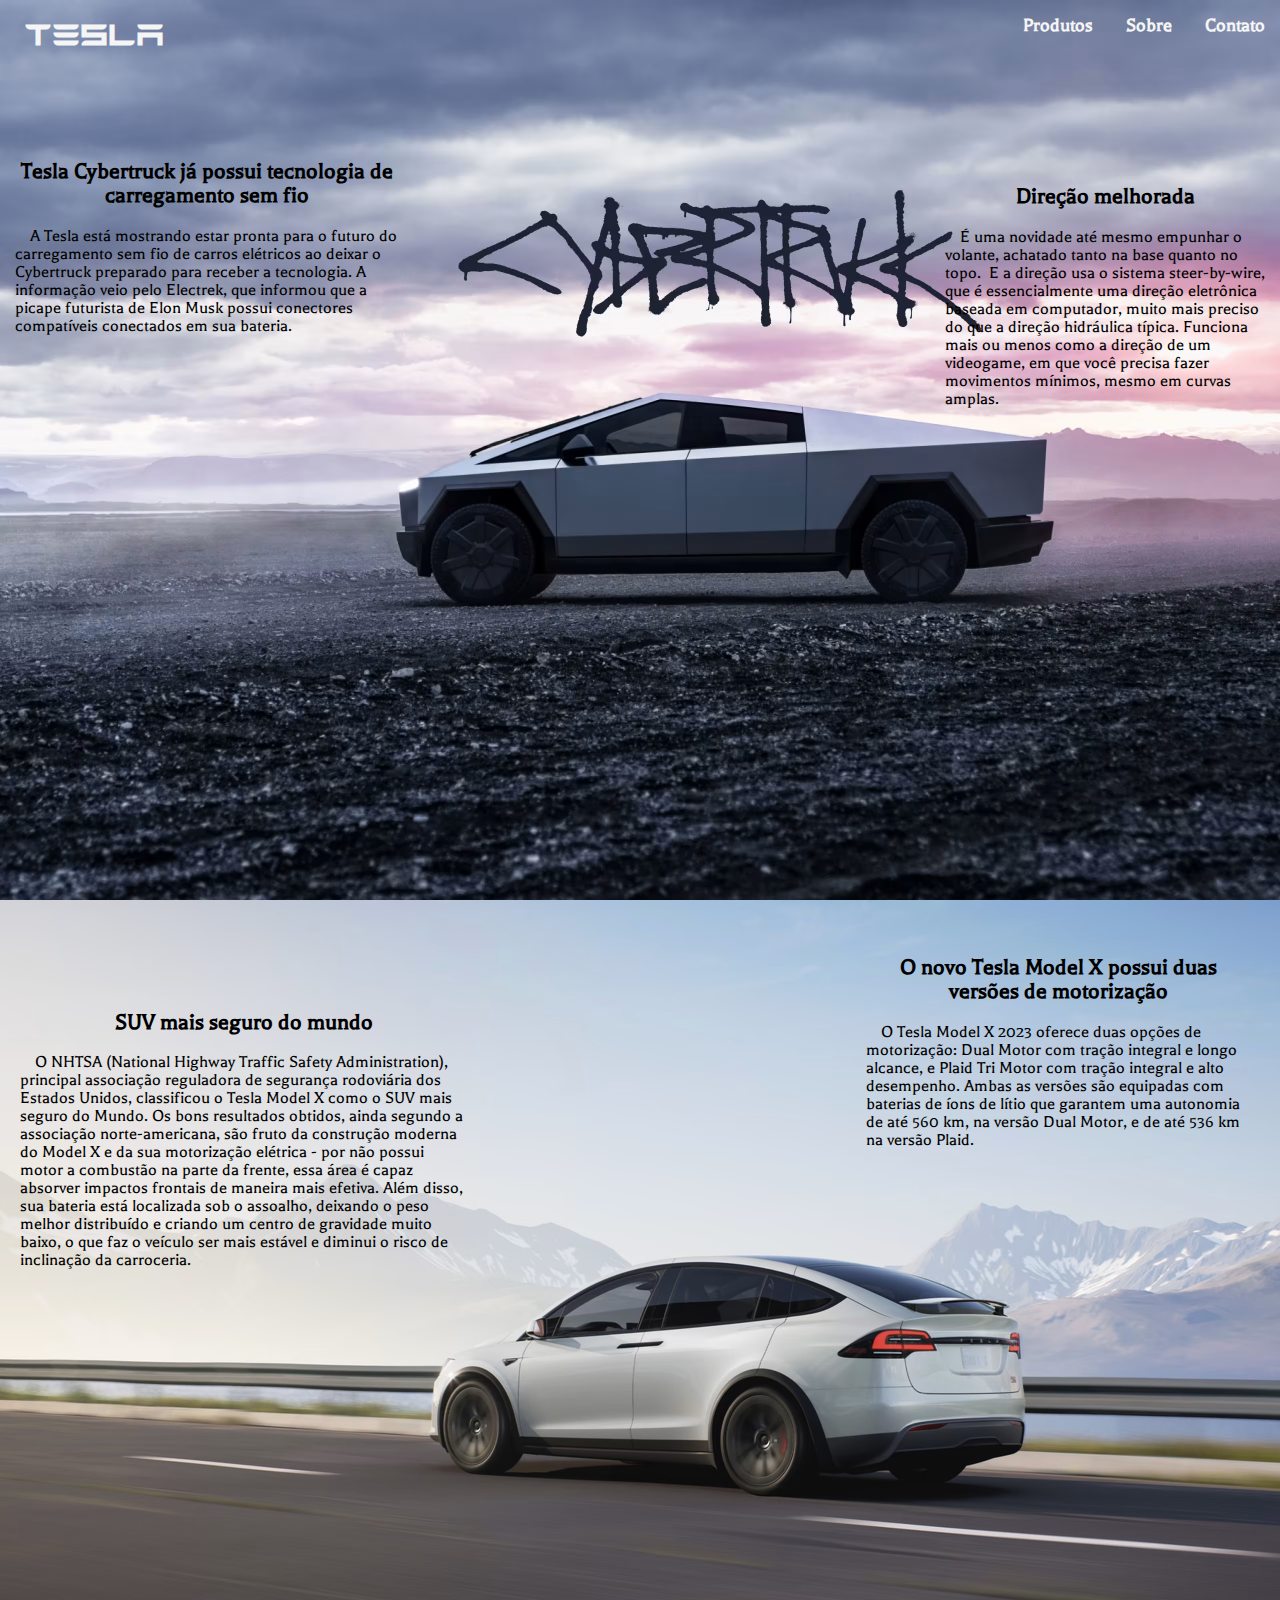
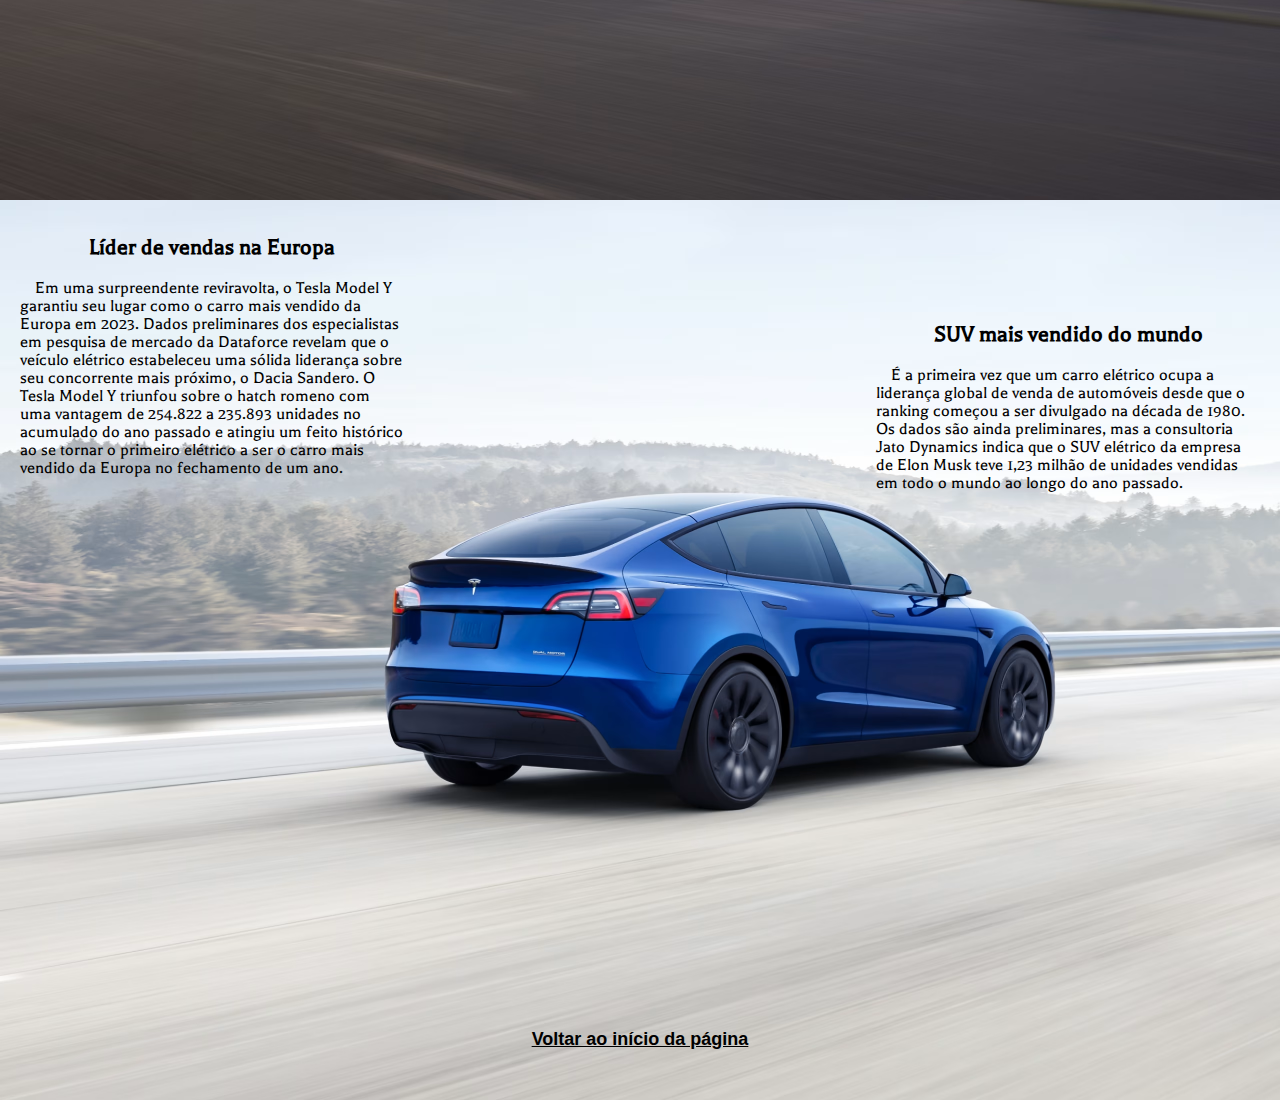
<file: views/22.03.2024/views/home/home.html>
<!DOCTYPE html>
<html lang="pt-br">
    <head>
        <meta charset="UTF-8">
        <meta name="viewport" content="width=device-width, initial-scale=1.0">
        <link rel="icon" href="../../images/tesla_icon.png">
        <link rel="stylesheet" type="text/css" href="style.css">
        <script src="script.js"></script>
        <title>HOME | Tesla</title>
    </head>
    <body>
        <main class="container">
            <div class="ntc_1">
                <div class="menu">
                    <div class="tesla1">
                        <h1 class="tesla2">TESLA</h1>
                    </div>
                    <div class="menu1">
                        <a class="anc" href="../products/products.html">Produtos</a>
                        <a class="anc" href="../about/about.html">Sobre</a>
                        <a class="anc" href="../contact/contact.html">Contato</a>
                    </div>
                </div>
                <div class="text1_div">
                    <div class="text1">
                        <h2>Tesla Cybertruck já possui tecnologia de<br> carregamento sem fio</h2>
                        <p>A Tesla está mostrando estar pronta para o futuro do carregamento sem fio de carros elétricos ao deixar o Cybertruck preparado para receber a tecnologia. A informação veio pelo Electrek, que informou que a picape futurista de Elon Musk possui conectores compatíveis conectados em sua bateria.</p>
                    </div>
                    <div class="text1_1">
                        <h2>Direção melhorada</h2>
                        <p>É uma novidade até mesmo empunhar o volante, achatado tanto na base quanto no topo.  E a direção usa o sistema steer-by-wire, que é essencialmente uma direção eletrônica baseada em computador, muito mais preciso do que a direção hidráulica típica. Funciona mais ou menos como a direção de um videogame, em que você precisa fazer movimentos mínimos, mesmo em curvas amplas.</p>
                    </div>
                </div>
            </div>
            <div class="ntc_2">
                <div class="text2_div">
                    <div class="text2_2">
                        <h2>SUV mais seguro do mundo</h2>
                        <p>O NHTSA (National Highway Traffic Safety Administration), principal associação reguladora de segurança rodoviária dos Estados Unidos, classificou o Tesla Model X como o SUV mais seguro do Mundo.
                        Os bons resultados obtidos, ainda segundo a associação norte-americana, são fruto da construção moderna do Model X e da sua motorização elétrica - por não possui motor a combustão na parte da frente, essa área é capaz absorver impactos frontais de maneira mais efetiva. Além disso, sua bateria está localizada sob o assoalho, deixando o peso melhor distribuído e criando um centro de gravidade muito baixo, o que faz o veículo ser mais estável e diminui o risco de inclinação da carroceria.</p>
                    </div>
                    <div class="text2">
                        <h2>O novo Tesla Model X possui duas versões de motorização</h2>
                        <p>O Tesla Model X 2023 oferece duas opções de motorização: Dual Motor com tração integral e longo alcance, e Plaid Tri Motor com tração integral e alto desempenho.
                        Ambas as versões são equipadas com baterias de íons de lítio que garantem uma autonomia de até 560 km, na versão Dual Motor, e de até 536 km na versão Plaid.</p>
                    </div>
                </div>
            </div>
            <div class="ntc_3">
                <div class="text3_div">
                    <div class="text3">
                        <h2>Líder de vendas na Europa</h2>
                        <p>Em uma surpreendente reviravolta, o Tesla Model Y garantiu seu lugar como o carro mais vendido da Europa em 2023. Dados preliminares dos especialistas em pesquisa de mercado da Dataforce revelam que o veículo elétrico estabeleceu uma sólida liderança sobre seu concorrente mais próximo, o Dacia Sandero.
                        O Tesla Model Y triunfou sobre o hatch romeno com uma vantagem de 254.822 a 235.893 unidades no acumulado do ano passado e atingiu um feito histórico ao se tornar o primeiro elétrico a ser o carro mais vendido da Europa no fechamento de um ano.</p>
                    </div>
                    <div class="text3_3">
                        <h2>SUV mais vendido do mundo</h2>
                        <p>É a primeira vez que um carro elétrico ocupa a liderança global de venda de automóveis desde que o ranking começou a ser divulgado na década de 1980. Os dados são ainda preliminares, mas a consultoria Jato Dynamics indica que o SUV elétrico da empresa de Elon Musk teve 1,23 milhão de unidades vendidas em todo o mundo ao longo do ano passado.</p>
                    </div>
                </div>
                <div class="btn_div">
                    <button onclick="start()" class="btn_start">Voltar ao início da página</button>
                </div>
            </div>
        </main>
    </body>
</html>
</file>
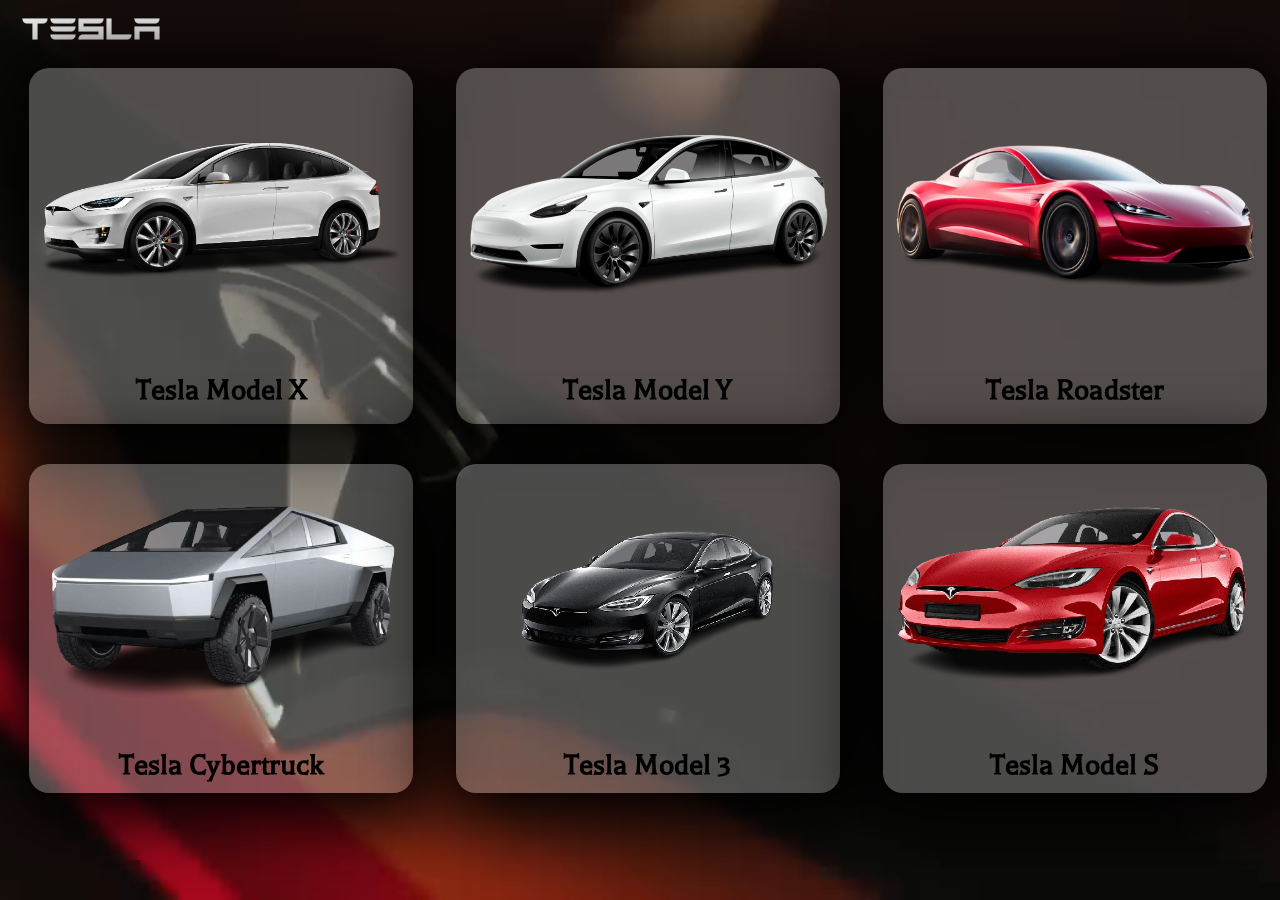
<file: views/22.03.2024/views/products/products.html>
<!DOCTYPE html>
<html lang="pt-br">
    <head>
        <meta charset="UTF-8">
        <meta name="viewport" content="width=device-width, initial-scale=1.0">
        <link rel="icon" href="../../images/tesla_icon.png">
        <link rel="stylesheet" type="text/css" href="style.css">
        <title>PRODUTOS | Tesla</title>
        <script></script>
    <div class="tesla">
        <h1 class="tesla1">TESLA</h1>
    </div>
    </head>
    <body>
        <video playsinline="playsinline" autoplay="autoplay" muted="muted" loop="loop">
            <source src="../../customs/Model S and Model X Plaid Arrive in Europe.mp4" type="video/mp4">
        </video>
        <main class="container">
            <div class="product">
                <div class="overlay">
                    <h1 id="title">Tesla Model X</h1>
                    <p><strong>Preço: </strong>R$ 441.000</p>
                    <p><strong>Autonomia: </strong>560 km</p>
                    <p><strong>Potência: </strong>1020 cv</p>
                </div>
                <div class="img_div">
                    <img src="../../images/modelx.png">
                </div>
                <h1>Tesla Model X</h1>
            </div>
            <div class="product">
                <div class="overlay">
                    <h1 id="title">Tesla Model Y</h1>
                    <p><strong>Preço: </strong>R$ 470.000</p>
                    <p><strong>Autonomia: </strong>387 km</p>
                    <p><strong>Potência: </strong>213 cv</p>
                </div>
                <div class="img_div">
                    <img src="../../images/tesla-model-y-performance-awd-removebg-preview.png">
                </div>
                <h1>Tesla Model Y</h1>
            </div>
            <div class="product">
                <div class="overlay">
                    <h1 id="title">Tesla Roadster</h1>
                    <p><strong>Preço: </strong>R$ 990.000</p>
                    <p><strong>Autonomia: </strong>965 km</p>
                    <p><strong>Potência: </strong>1000 cv</p>
                </div>
                <div class="img_div">
                    <img src="../../images/tesla roadster.png">
                </div>
                <h1>Tesla Roadster</h1>
            </div>
            <div class="product">
                <div class="overlay">
                    <h1 id="title">Tesla Cybertruck</h1>
                    <p><strong>Preço: </strong>R$ 880.000</p>
                    <p><strong>Autonomia: </strong>515 km</p>
                    <p><strong>Potência: </strong>856 cv</p>
                </div>
                <div class="img_div">
                    <img src="../../images/cybertruck-removebg-preview.png">
                </div>
                <h1>Tesla Cybertruck</h1>
            </div>
            <div class="product">
                <div class="overlay">
                    <h1 id="title">Tesla Model 3</h1>
                    <p><strong>Preço: </strong>R$ 469.000</p>
                    <p><strong>Autonomia: </strong>499 km</p>
                    <p><strong>Potência: </strong>462 cv</p>
                </div>
                <div class="img_div">
                    <img src="../../images/teslamodel3-removebg-preview.png">
                </div>
                <h1>Tesla Model 3</h1>
            </div>
            <div class="product">
                <div class="overlay">
                    <h1 id="title">Tesla Model S</h1>
                    <p><strong>Preço: </strong>R$ 1.276.000</p>
                    <p><strong>Autonomia: </strong>426 km</p>
                    <p><strong>Potência: </strong>514 cv</p>
                </div>
                <div class="img_div">
                    <img src="../../images/models-removebg-preview.png">
                </div>
                <h1>Tesla Model S</h1>
            </div>
        </main>
    </body>
</html>
</file>
<file: style.css>
@charset "utf-8";
@import url('https://fonts.googleapis.com/css2?family=Noto+Sans:ital,wght@0,100..900;1,100..900&display=swap');
body{
    width: 100vw;
    height: 100vh;
    background-color: #201b2c;
    overflow-x: hidden;
    font-family: "Noto Sans", sans-serif;
}
#container{
    width: 100%;
    height: auto;
    display: flex;
    justify-content: center;
    align-items: center;
    margin-right: 20px;
    margin-top: 20px;
    margin-bottom: 20px;
}
#left{
    width: 50%;
    height: 100%;
    display: flex;
    justify-content: center;
    align-items: center;
    flex-direction: column;
}
#left > h1{
    color: #77ffc0;
}
img{
    width: 65%;
    height: auto;
}
#right{
    width: 50%;
    height: auto;
    display: flex;
    justify-content: center;
    align-items: center;
}
#card{
    width: 80%;
    height: auto;
    background-color: #2f2841;
    border-radius: 10px;
    display: flex;
    align-items: center;
    flex-direction: column;
    border: black solid 3px;
    box-shadow: 0px 10px 40px #00000056;
}
.redirect{
    width: 70%;
    height: auto;
    display: flex;
    align-items: center;
    flex-direction: column;
    border: black solid 2px;
    border-radius: 7px;
    margin-bottom: 10px;
}
.btn{
    width: 50%;
    height: auto;
    margin: 0;
    margin-bottom: 7px;
    background-color: #00ff88;
    border: #201b2c solid 2px;
    border-radius: 5px;
    font-weight: 800;
    cursor: pointer;
    padding: 10px;
    text-transform: uppercase;
}
.btn:hover{
    background-color: #016e3b;
}
h3{
    margin: 0;
    margin-top: 7px;
    margin-bottom: 7px;
}
#card > h1{
    color:  #00ff88;
    font-weight: 800;
}
</file>
<file: views/01.03.2024/style.css>
@charset "UTF-8";
@import url('https://fonts.googleapis.com/css2?family=Bebas+Neue&family=Cairo:wght@200..1000&display=swap');
body{
    background-image: url("images/3074190.jpg");
    background-size: cover;
    background-position: center;
    overflow-x: hidden;
    display: flex;
    justify-content: center;
    padding: 10px;
}
#container{
    width: 70vw;
    height: auto;
    display: flex;
    border: rgb(0, 7, 47) solid 4px;
    background-color: rgba(60, 175, 175, 0.554);
    border-radius: 10px;
    padding-left: 20px;
    padding-right: 20px;
    flex-wrap: wrap;
    flex-direction: column;
}
.title1_div{
    width: 100%;
    height: auto;
    display: flex;
    justify-content: center;
    align-items: center;
}
#title1{
    text-align: center;
    font-family: "Bebas Neue", sans-serif;
    font-size: 50px;
    color: rgb(7, 40, 65);
}
#lab{
    text-align: center;
    font-family: "Cairo", sans-serif;
    font-size: large;
    color: rgb(29, 35, 69);

}
.form_div{
    width: 100%;
    height: auto;
    display: flex;
    align-items: left;
}
#data_form{
    width: 100%;
    height: auto;
    display: flex;
    justify-content: left;
    align-items: center;
    font-family: "Cairo", sans-serif;
    flex-wrap: wrap;
    flex-direction: column;
}
.input_text{
    margin-top: 0;
    margin-bottom: 0;
    margin-left: 5px;
    margin-right: 0;
    height: 20px;
    background-color: rgba(175, 247, 223, 0.836);
    border-radius: 5px;
    width: 40%;
    border: rgb(0, 7, 47) solid 2px;
}
h3{
    color: rgb( 0, 7, 47);
    margin-top: 0;
    margin-bottom: 0;
}
.div_input{
    width: 100%;
    height: auto;
    display: flex;
    justify-content: left;
    align-items: center;
    margin-top: 15px;
}
.radio_options{
    text-align: left;
    color: rgb(29, 35, 69);
    font-family: "Cairo", sans-serif;
    font-size: large;
    margin-left: 2px;
}
.div_column_input{
    width: 100%;
    height: auto;
    display: flex;
    justify-content: space-around;
    margin-top: 15px;
    flex-wrap: wrap;
}
.div_input2{
    width: 45%;
    height: auto;
    display: flex;
    align-items: center;
    flex-wrap: wrap;
    border: rgb(0, 7, 47) solid 2px;
    border-radius: 7px;
    flex-direction: column;
}
h5{
    margin-top: 0;
    margin-bottom: 0;
    font-family: "Cairo", sans-serif;
    font-size: medium;
    color: rgb(18, 45, 58);
}
select{
    background-color: rgb(172, 226, 228);
    border: black solid 2px;
    border-radius: 3px;
    font-size: large;
    text-align: center;
    margin-left: 7px;
    color: rgb(18, 45, 58);;
}
.div_input3{
    width: 70%;
    height: auto;
    display: flex;
    align-items: center;
    flex-wrap: wrap;
    border: rgb(0, 7, 47) solid 2px;
    border-radius: 7px;
    flex-direction: column;
}
textarea{
    width: 90%;
    max-width: 90%;
    min-width: 90%;
    min-height: 60px;
    max-height: 500px;
    border: rgb(0, 7, 47) solid 2px;
    border-radius: 9px;
    background-color: rgb(191, 248, 248);
    margin-bottom: 15px;
    color: rgb( 0, 7, 47);
    font-family: "Cairo",sans-serif;
}
.button{
    width: 30%;
    height: auto;
    border: rgb(0, 7, 47) solid 2px;
    border-radius: 5px;
    background-color: rgb(100, 231, 231);
    padding: 5px;
    font-family: "Cairo", sans-serif;
    font-weight: 800;
    font-size: medium;
    color: rgb( 0, 7, 47);
}
.button2{
    width: 50%;
    height: auto;
    border: rgb(0, 7, 47) solid 2px;
    border-radius: 5px;
    background-color: rgb(79, 220, 220);
    padding: 5px;
    font-family: "Cairo", sans-serif;
    font-weight: 800;
    font-size: medium;
    color: rgb(1, 6, 34);
    margin: 15px;
}
@media screen  and (max-width: 600px) {
   #container{
    width: 97vw;
   }
   h3{
    font-size: medium;
    margin: 0;
   }
   .div_input2{
    width: 80%;
    margin-top: 5px;
   }
   .radio_options{
    font-size: medium;
    margin-left: 1px;
   }
   h5{
    margin: 0;
    font-size: medium;
   }
   .form_div{
    flex-wrap: wrap;
    justify-content: center;
    flex-direction: column;
   }
   .div_input{
    width: 97%;
    flex-direction: column;
    border: rgb(0, 7, 47) solid 2px;
    border-radius: 7px;
    padding: 7px;
   }
    .input_text{
        width: 87%;
        margin-bottom: 7px;
    }
    .div_input3{
        width: 97%;
        padding: 7px;
    }
    .button{
        margin-bottom: 7px;
        width: 70%;
    }
    .button2{
        margin-top: 0;
        width: 70%;
    }
    select{
        margin-top: 5px;
    }
    textarea{
        margin-bottom: 5px;
    }
    .div_column_input{
        width: 100%;
        justify-content: center;
        padding: 7px;
    }
}
</file>
<file: views/08.03.2024/css/estilo.css>
@charset "utf-8";
@import url('https://fonts.googleapis.com/css2?family=Josefin+Sans:ital,wght@0,100..700;1,100..700&display=swap');
body{
    background-image: url("../images/back.png");
    background-size: cover;
    background-position: center;
    font-family: "Josefin Sans", sans-serif;
    padding: 10px;
    overflow-x: hidden;
    display: flex;
    flex-direction: column;
    align-items: center;
}
#container{
    display: flex;
    flex-direction: column;
    width: 80%;
    height: auto;
    border: black solid 4px;
    border-radius: 7px;
    padding: 20px;
    background-color: rgba(218, 211, 211, 0.92);
}
.logo_div{
    display: flex;
    justify-content: center;
    margin: 15px;
}
#logo{
    width: 50%;
    height: auto;
}
.text{
    font-size: large;
    width: 100%;
    margin-bottom: 0;
}
#title1_div{
    width: 100%;
    display: flex;
    justify-content: center;
    margin-top: 50px;
    margin-bottom: 15px;
}
h2{
    font-size: xx-large;
}
.img{
    width: 78%;
    height: auto;
    border-radius: 5px;
    border: black solid 2px;
}
p{
    font-size: x-large;
    text-align: justify;
    text-indent: 50px;
    margin-top: 9px;
    margin-bottom: 9px;
}
.img_text{
    width: 100%;
    height: auto;
    display: flex;

}
.img_div_1{
    width: 50%;
    height: auto;
    display: flex;
    justify-content: center;
    align-items: center;
    flex-direction: column;
}
.text_div_1{
    width: 50%;
    height: auto;
    display: flex;
    justify-content: center;
    align-items: center;
    flex-direction: column;
}
.baixo_texto{
    margin: 0;
}
.baixo_text > p{
    text-indent: 0px;
    margin-top: 0px;
}
#button_div{
    width: 100%;
    height: auto;
    display: flex;
    justify-content: center;
}
#btn{
    width: 40%;
    height: 30px;
    background-color: rgb(239, 110, 110);
    border: black solid 2px;
    color: black;
    font-weight: 700;
    font-size: medium;
    cursor: pointer;
    border-radius: 4px;
    margin-top: 15px;
}
#btn:hover{
    background-color: rgb(255, 54, 54);
}
</file>
<file: views/15.03.2024/style.css>
@charset "utf-8";
            @import url('https://fonts.googleapis.com/css2?family=Open+Sans:ital,wght@0,300..800;1,300..800&display=swap');
            @import url('https://fonts.googleapis.com/css2?family=Pacifico&display=swap');
            body{
                width: 100%;
                height: 100%; 
                overflow-x: hidden;
                font-family: "Open Sans", sans-serif;
                background-image: linear-gradient(to right top, white, lightpink,pink, pink, white);
                background-repeat: no-repeat;
                background-size: cover;
                background-position: center;
            }
            #container{
                width: 99%;
                height: auto;
                display: flex;
                flex-direction: column;
            }
            #head_div{
                width: 20%;
                height: auto;
                display: flex;
            }
            #title1_div{
                width: 80%;
                height: auto;
                display: flex;
                justify-content: center;
            }
            #title1{
                font-size: 80px;
                font-family: "Pacifico", sans-serif;
                color: rgb(255, 0, 98);
            }
            #logo{
                width: 80%;
                height: auto;
                border-radius: 7px;
            }
            .shows_home{
                width: 100%;
                height: auto;
                display: flex;
                justify-content: space-around;
                float: wrap;
                margin-top: 15px;
            }
            #div_head{
                width: 100%;
                display: flex;
            }
            .show{
                margin-top: 10px;
                width: 27%;
                height: auto;
                border: darkred solid 3px;
                border-radius: 4px;
                background-color: rgba(255, 228, 196, 0.521);
                display: flex;
                align-items: center;
                flex-direction: column;
                padding: 7px;
                position: relative;
                overflow: hidden;
            }
            .banda_im{
                width: 60%;
                height: auto;
                border-radius: 7px;
                display: block;
            }
            .name_banda{
                margin-bottom: 0;
            }
            p{
                text-align: justify;
                text-indent: 20px;
                font-size: large;
                margin: 7px;
            }
            .overlay{
                width: 100%;
                height: 98%;
                opacity: 0;
                display: flex; 
                flex-direction: column;
                align-items: center;
                justify-content: center;
                background-color: rgb(255, 192, 203);
                transition: .5s ease;
                position: absolute;
                padding: 15px;
            }
            .anc{
                text-decoration: none;
                font-size: x-large;
                font-weight: 600;
                color: black;
                text-align: center;
            }
            #hover1:hover .overlay{
                opacity: 1;
            }
            .logo_insta{
                width: 40%;
                height: auto;
            }
</file>
<file: views/22.03.2024/style.css>
@charset "utf-8";
@import url('https://fonts.googleapis.com/css2?family=Balthazar&display=swap');
@font-face {
    font-family: TESLA;
    src: url('customs/TESLA.ttf') format('truetype');
}
body{
    width: 100vw;
    height: 100vh;
    overflow: hidden;
    position: relative;
    font-family: "Balthazar", sans-serif;
}
video {
    position: fixed;
    top: 0;
    left: 0;
    width: 100%;
    height: 100%;
    object-fit: cover;
    z-index: -1;
}
#container{
    width: 100%;
    height: 100%;
    display: flex;
    flex-direction: column;
    justify-content: center;
    align-items: center;
}
.form_div{
    width: 30%;
    height: auto;
    border-radius: 10px;
    background-color: rgba(64, 63, 63, 0.455);
    display: flex;
    flex-direction: column;
    align-items: center;
    box-shadow: 5px 10px 40px 20px;
}
.img1{
    width: 10%;
    height: auto;
    margin-top: 8px;
    margin-bottom: 25px;
}
p{
    font-size: large;
    margin: 0;
    font-weight: 700;
}
form{
    width: 100%;
    height: auto;
    align-self: flex-start;
}
.btn_log{
    width: 40%;
    height: 30px;
    margin-bottom: 10px;
    margin-top: 10px;
    background-color: rgb(89, 14, 14);
    font-size: 16px;
    font-weight: 550;
    border-radius: 10px;
    border: none;
}
.btn_log:hover{
    background-color: rgb(139, 3, 3);
    cursor: pointer;
}
.btn_div{
    width: 100%;
    height: auto;
    display: flex;
    flex-direction: column;
    align-items: center;

}
.input-line {
    border: none;
    border-bottom: black solid 2px;
    background: transparent;
    outline: none;
    height: 17px;
    color: #000;
    font-size: 16px;
    text-align: center;
    width: 80%;
    margin-bottom: 10px;
}
form > p,.input-line{
    margin-left: 30px;
}
.input-line::placeholder{
    color: #000;
    font-weight: 500;
}
.tesla{
    width: 100%;
    height: auto;
    align-self: flex-start;
    display: flex;
    flex-direction: column;
    justify-content: center;
}
.tesla1{
    margin: 0;
    margin-left: 35px;
    color: red;
    font-size: 40px;
    font-family: "TESLA", sans-serif;
}
a{
    color: rgb(0, 0, 0);
    font-size: large;
    font-weight: 550;
}
a:hover{
    color: rgb(139, 3, 3);
}
.anc{
    width: 100%;
    height: auto;
    display: flex;
    justify-content: space-around;
    margin-bottom: 10px;
}
</file>
<file: views/22.03.2024/views/about/style.css>
@charset "utf-8";
@import url('https://fonts.googleapis.com/css2?family=Balthazar&display=swap');
@font-face {
    font-family: "TESLA";
    src: url("../../customs/TESLA.ttf");
}
body{
    width: 100%;
    height: 100%;
    font-family: "Balthazar",sans-serif;
    margin: 0;
    padding: 0;
    position: relative;
    overflow-x: hidden;
}
video {
    position: fixed;
    top: 0;
    left: 0;
    width: 100%;
    height: 100%;
    object-fit: cover;
    z-index: -1;
}
.title1{
    width: 100%;
    height: auto;
    font-family: "TESLA", sans-serif;
    color: whitesmoke;
    padding-left: 15px;
    padding-right: 15px;
}
.container{
    width: 100%;
    height: 100%;
    display: flex;
    align-items: center;
    flex-direction: column;
}
.content{
    width: 80%;
    height: auto;
    border-radius: 20px;
    background-color: rgba(183, 183, 183, 0.472);
    box-shadow: rgb(0, 0, 0) 5px 10px 70px 20px;
    padding: 15px;
}
.title2{
    width: 100%;
    height: auto;
    display: flex;
    flex-direction: column;
    align-items: center;
    margin-bottom: 20px;
}
p{
    text-indent: 15px;
    text-align: justify;
    font-size: large;
}
.text{
    width: 50%;
    height: auto;
    display: flex;
    justify-content: center;
    align-items: center;
}
.img1{
    width: 60%;
    height: auto;
    border-radius: 15px;
}
.content2{
    display: flex;
    width: 100%;
    height: auto;
}
.img_div{
    width: 50%;
    height: auto;
    display: flex;
    justify-content: center;
}
.text2{
    margin: 0;
    width: 100%;
    height: auto;
}
.img2{
    width: 100%;
    height: auto;
    display: flex;
    justify-content: space-around;
}
.img2_2{
    width: 40%;
}
img{
    border-radius: 15px;
    border: black solid 3px;
}
.img3_div{
    width: 100%;
    height: auto;
    display: flex;
    justify-content: center;
}
.img3{
    width: 40%;
}
</file>
<file: views/22.03.2024/views/contact/style.css>
@charset "utf-8";
@import url('https://fonts.googleapis.com/css2?family=Balthazar&display=swap');
@font-face {
    font-family: "TESLA";
    src: url("../../customs/TESLA.ttf");
}
body{
    width: 100%;
    height: 100vh;
    overflow: hidden;
    background-image: url("../../images/Cybertruck-Second-Hero-Desktop.avif");
    background-position: top;
    background-repeat: no-repeat;
    background-size: cover;
    margin: 0;
}
.container{
    width: 100%;
    height: 85%;
}
.tesla1{
    width: 100%;
    height: auto;
    margin: 0;
}
#tesla2{
    font-family: "TESLA", sans-serif;
    color: rgb(0, 0, 0);
    margin-left: 15px;
}
.content{
    width: 100%;
    height: 100%;
    display: flex;
    justify-content: space-around;
    align-items: center;
    font-family: "Balthazar", sans-serif;
}
.form_div{
    width: 40%;
    height: auto;
    padding-left: 25px;
    background-color: rgba(149, 147, 147, 0.423);
    border-radius: 10px;
    box-shadow: rgb(0, 0, 0) 5px 10px 70px 20px;
}
.map_div{
    width: 30%;
    height: auto;
    border-radius: 10px;
    
    padding: 0;
}
h2{
    text-align: center;
}
h3{
    margin: 0;
    margin-top: 5px;
    margin-bottom: 5px;
}
.inputs{
    outline: none;
    background-color: transparent;
    border: none;
    border-bottom: black solid 2px;
    width: 92%;
    text-align: center;
}
.inputs::placeholder{
    color: rgb(37, 37, 37);
    font-size: medium;
}
.textarea_div{
    width: 100%;
    height: auto;
    display: flex;
    flex-direction: column;
    align-items: center;
    margin-top: 15px;
}
textarea{
    width: 80%;
    max-width: 80%;
    min-width: 80%;
    height: 70px;
    min-height: 70px;
    max-height: 130px;
    border-radius: 10px;
    outline: none;
    background-color: rgba(141, 141, 141, 0.431);
}
.submit_div{
    width: 100%;
    height: auto;
    display: flex;
    justify-content: center;
}
.submit{
    margin-top: 10px;
    margin-bottom: 10px;
    width: 22%;
    height: 27px;
    border-radius: 5px;
    border: none;
    font-weight: 550;
    background-color: rgb(94, 94, 94);
    font-size: medium;
}
.submit:hover{
    background-color: rgb(126, 126, 126);
}
img{
    width: 100%;
    border-radius: 10px;
    margin: 0;
    box-shadow: rgb(0, 0, 0) 5px 5px 70px 20px;
    border: black solid 3px;
}
</file>
<file: views/22.03.2024/views/create_log/style.css>
@charset "utf-8";
@import url('https://fonts.googleapis.com/css2?family=Balthazar&display=swap');
@font-face {
    font-family: TESLA;
    src: url('../../customs/TESLA.ttf') format('truetype');
}
body{
    width: 100vw;
    height: 100vh;
    overflow: hidden;
    background-position: center;
    background-size: cover;
    background-repeat: no-repeat;
    position: relative;
    font-family: "Balthazar", sans-serif;
}
video {
    position: fixed;
    top: 0;
    left: 0;
    width: 100%;
    height: 100%;
    object-fit: cover;
    z-index: -1;
}
#container{
    width: 100%;
    height: 100%;
    display: flex;
    flex-direction: column;
    justify-content: center;
    align-items: center;
}
.form_div{
    width: 30%;
    height: auto;
    border-radius: 10px;
    background-color: rgba(64, 63, 63, 0.455);
    display: flex;
    flex-direction: column;
    align-items: center;
    box-shadow: 5px 10px 40px 20px;
}
.img1{
    width: 10%;
    height: auto;
    margin-top: 8px;
    margin-bottom: 25px;
}
.tesla{
    width: 100%;
    height: auto;
    align-self: flex-start;
    display: flex;
    flex-direction: column;
    justify-content: center;
}
.tesla1{
    margin: 0;
    margin-left: 35px;
    color: red;
    font-size: 40px;
    font-family: "TESLA", sans-serif;
}
a{
    color: rgb(0, 0, 0);
    font-size: large;
    font-weight: 550;
}
a:hover{
    color: rgb(139, 3, 3);
}
.anc{
    width: 100%;
    height: auto;
    display: flex;
    justify-content: space-around;
    margin-bottom: 10px;
}
.text{
    width: 100%;
    height: auto;
    padding: 6px;
}
h2{
    margin-left: 6px;
    color: rgb(136, 0, 0);
}
</file>
<file: views/22.03.2024/views/forgot_pass/style.css>
@charset "utf-8";
@import url('https://fonts.googleapis.com/css2?family=Balthazar&display=swap');
@font-face {
    font-family: TESLA;
    src: url('../../customs/TESLA.ttf') format('truetype');
}
body{
    width: 100vw;
    height: 100vh;
    overflow: hidden;
    background-position: center;
    background-size: cover;
    background-repeat: no-repeat;
    position: relative;
    font-family: "Balthazar", sans-serif;
}
video {
    position: fixed;
    top: 0;
    left: 0;
    width: 100%;
    height: 100%;
    object-fit: cover;
    z-index: -1;
}
#container{
    width: 100%;
    height: 100%;
    display: flex;
    flex-direction: column;
    justify-content: center;
    align-items: center;
}
.form_div{
    width: 30%;
    height: auto;
    border-radius: 10px;
    background-color: rgba(64, 63, 63, 0.455);
    display: flex;
    flex-direction: column;
    align-items: center;
    box-shadow: 5px 10px 40px 20px;
}
.img1{
    width: 10%;
    height: auto;
    margin-top: 8px;
    margin-bottom: 25px;
}
.tesla{
    width: 100%;
    height: auto;
    align-self: flex-start;
    display: flex;
    flex-direction: column;
    justify-content: center;
}
.tesla1{
    margin: 0;
    margin-left: 35px;
    color: red;
    font-size: 40px;
    font-family: "TESLA", sans-serif;
}
a{
    color: rgb(0, 0, 0);
    font-size: large;
    font-weight: 550;
}
a:hover{
    color: rgb(139, 3, 3);
}
.anc{
    width: 100%;
    height: auto;
    display: flex;
    justify-content: space-around;
    margin-bottom: 10px;
}
.text{
    width: 100%;
    height: auto;
    padding: 6px;
}
h2{
    margin-left: 6px;
    color: rgb(136, 0, 0);
}
</file>
<file: views/22.03.2024/views/home/style.css>
@charset "utf-8";
@import url('https://fonts.googleapis.com/css2?family=Balthazar&display=swap');
@font-face {
    font-family: "TESLA";
    src: url("../../customs/TESLA.ttf");
}
body{
    width: 100%;
    height: 100%;
    overflow-x: hidden; 
    margin: 0;
    font-family: "Balthazar", sans-serif;
}
html{
    margin: 0;
}
.ntc_1{
    width: 100%;
    height: 100vh;
    background-image: url("../../images/Homepage-Cybertruck-Desktop.avif");
    background-repeat: no-repeat;
    background-size: cover;
    margin: 0;
}
.ntc_2{
    width: 100%;
    height: 100vh;
    background-image: url("../../images/Homepage-Model-X-Desktop-LHD.avif");
    background-repeat: no-repeat;
    background-size: cover;
    margin: 0;
}
.ntc_3{
    width: 100%;
    height: 100vh;
    background-image: url("../../images/Homepage-Model-Y-Global-Desktop.avif");
    background-repeat: no-repeat;
    background-size: cover;
    margin: 0;
}
.menu{
    width: 100%;
    height: auto;
    display: flex;
    margin: 0;
}
.tesla1{
    width: 15%;
    height: auto;
    display: flex;
    justify-content: center;
    margin: 0
}
.tesla2{
    font-family: "TESLA", sans-serif;
    color: whitesmoke;
}
.menu1{
    width: 85%;
    height: auto;
    display: flex;
    justify-content: end;
}
.anc{
    font-size: 20px;
    font-weight: 600;
    margin-left: 18px;
    margin-right: 15px;
    margin-top: 15px;
    color: whitesmoke;
    text-decoration: none;
}
.anc:hover{
    color: rgb(101, 101, 101);
}
.text1_div{
    width: 100%;
    height: auto;
    display: flex;
    justify-content: space-between;
}
.text1_1{
    width: 25%;
    height: auto;
    padding-right: 15px;
    margin-top: 7%;
}
.text1{
    width: 30%;
    height: auto;
    padding-left: 15px;
    padding-top: 5%;
}
p{
    text-indent: 15px;
    font-size: large;
}
.text2_div{
    width: 100%;
    height: auto;
    display: flex;
    justify-content: space-between;
}
.text2{
    width: 30%;
    height: auto;
    padding-right: 30px;
    padding-top: 35px;
}
.text2_2{
    width: 35%;
    height: auto;
    padding-left: 20px;
    margin-top: 7%;
}
h2{
    text-align: center;
}
.text3_div{
    width: 100%;
    height: 92%;
    display: flex;
    justify-content: space-between;
}
.text3{
    width: 30%;
    height: auto;
    padding-left: 20px;
    margin-top: 15px;
}
.text3_3{
    width: 30%;
    height: auto;
    padding-right: 20px;
    margin-top: 8%;
}
.btn_div{
    width: 100%;
    height: auto;
    display: flex;
    justify-content: center;
}
.btn_start{
    background-color: transparent;
    border: none;
    font-size: large;
    text-decoration: underline;
    font-weight: 550;
}
.btn_start:hover{
    color: rgb(58, 57, 57);
}
</file>
<file: views/22.03.2024/views/products/style.css>
@charset "utf-8";
@import url('https://fonts.googleapis.com/css2?family=Balthazar&display=swap');
@font-face {
    font-family: "TESLA";
    src: url("../../customs/TESLA.ttf");
}
body{
    width: 100%;
    height: 100%;
    overflow-x: hidden;
    font-family: "Balthazar",sans-serif;
}
video{
    position: fixed;
    top: 0;
    left: 0;
    width: 100%;
    height: 100%;
    object-fit: cover;
    z-index: -1;
}
.tesla{
    width: 100%;
    height: auto;
}
.tesla1{
    font-family: "TESLA", sans-serif;
    color: whitesmoke;
    margin-top: 15px;
    margin-left: 15px;
}
.container{
    width: 100%;
    height: 100%;
    display: flex;
    justify-content: space-around;
    flex-wrap: wrap;
}
.product{
    position: relative;
    width: 30%;
    height: auto;
    margin-bottom: 40px;
    border-radius: 20px;
    background-color: rgba(163, 163, 163, 0.428);
    box-shadow: rgb(0, 0, 0) 5px 10px 70px 20px;
    overflow: hidden;
}
img{
    width: 100%;
    height: auto;
    border-radius: 20px;
    display: block;
}
.product>h1{
    text-align: center;
    font-weight: 600;
}
.overlay{
    border-radius: 20px;
    position: absolute;
    width: 100%;
    height: 100%;
    opacity: 0;
    transition: .5s ease;
    background-color: rgba(174, 174, 174, 0.878);
}
.product:hover .overlay {
    opacity: 1;
}
.overlay>h1{
    text-align: center;
    font-weight: 600;
}
p{
    font-size: x-large;
    margin-left: 15px;
}
.img_div{
    width: 100%;
    height: 80%;
    display: flex;
    flex-direction: column;
    justify-content: center;
    align-items: center;
}
</file>
